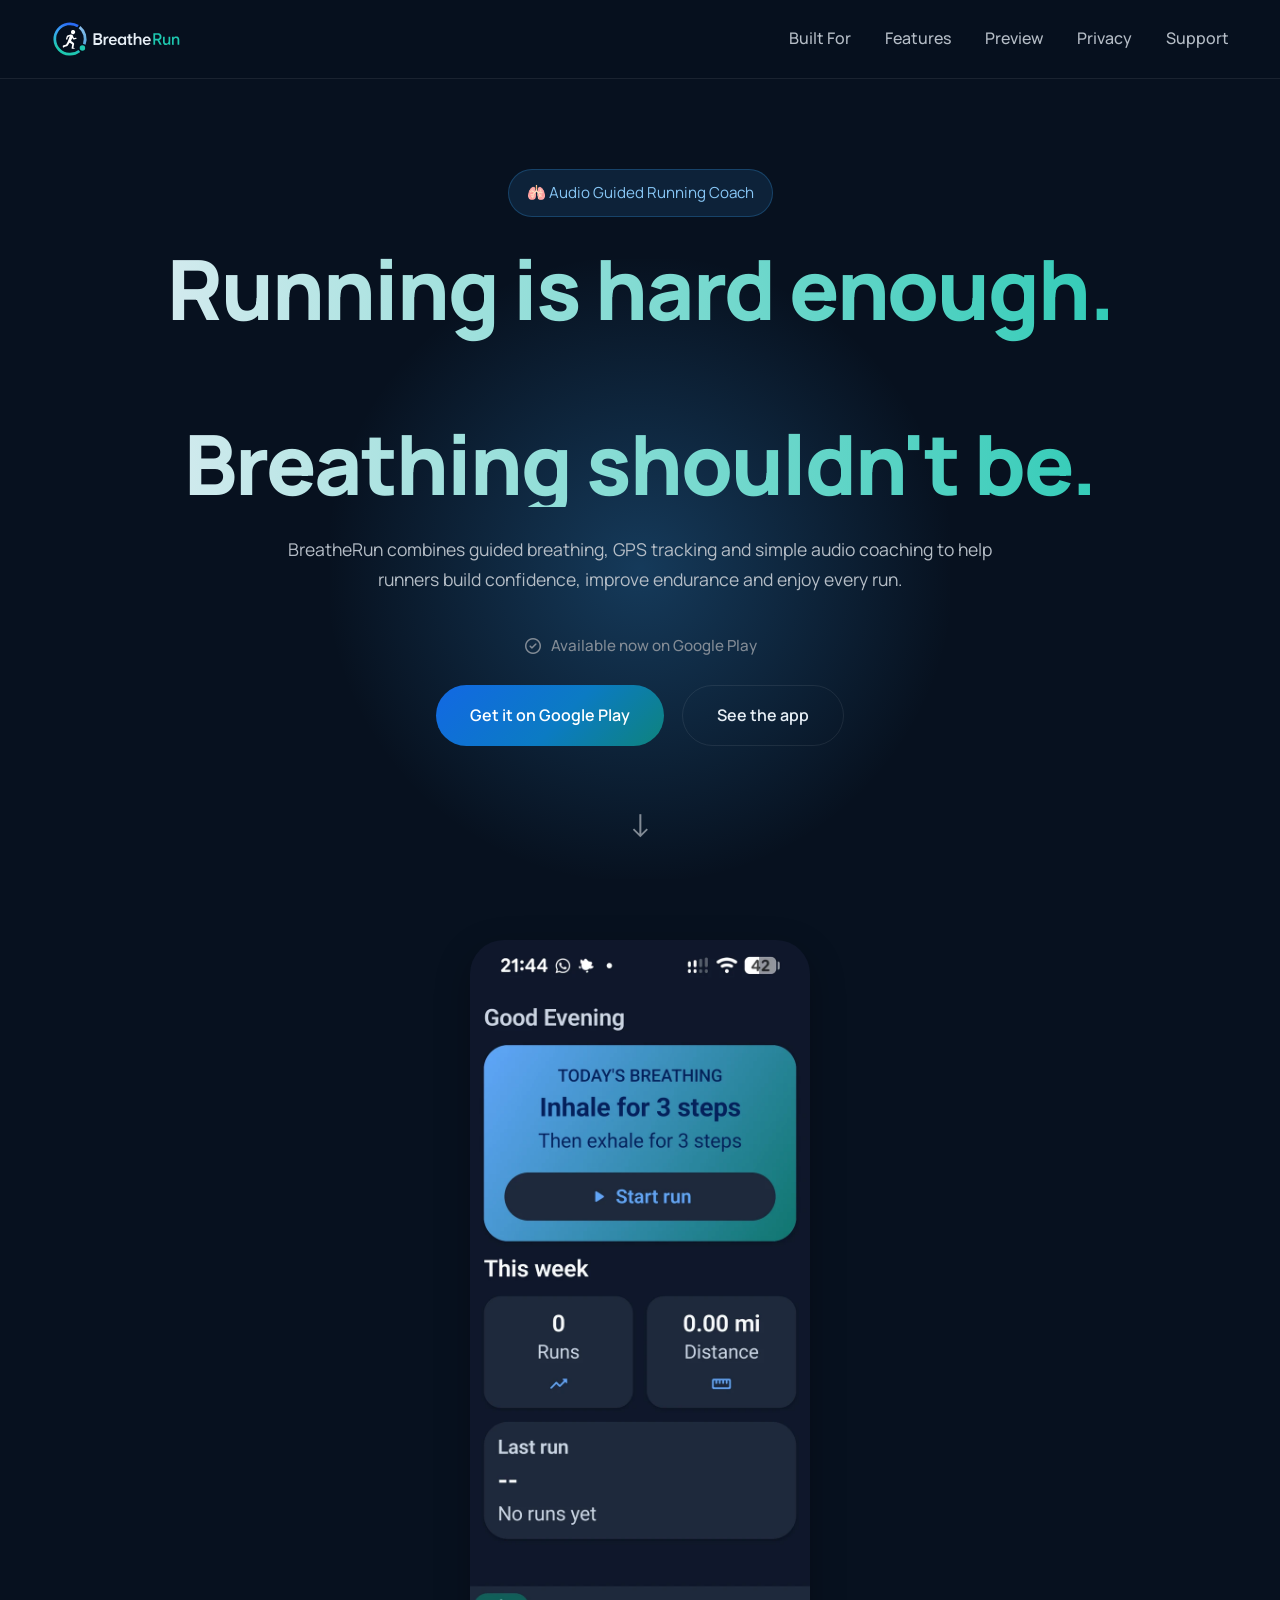
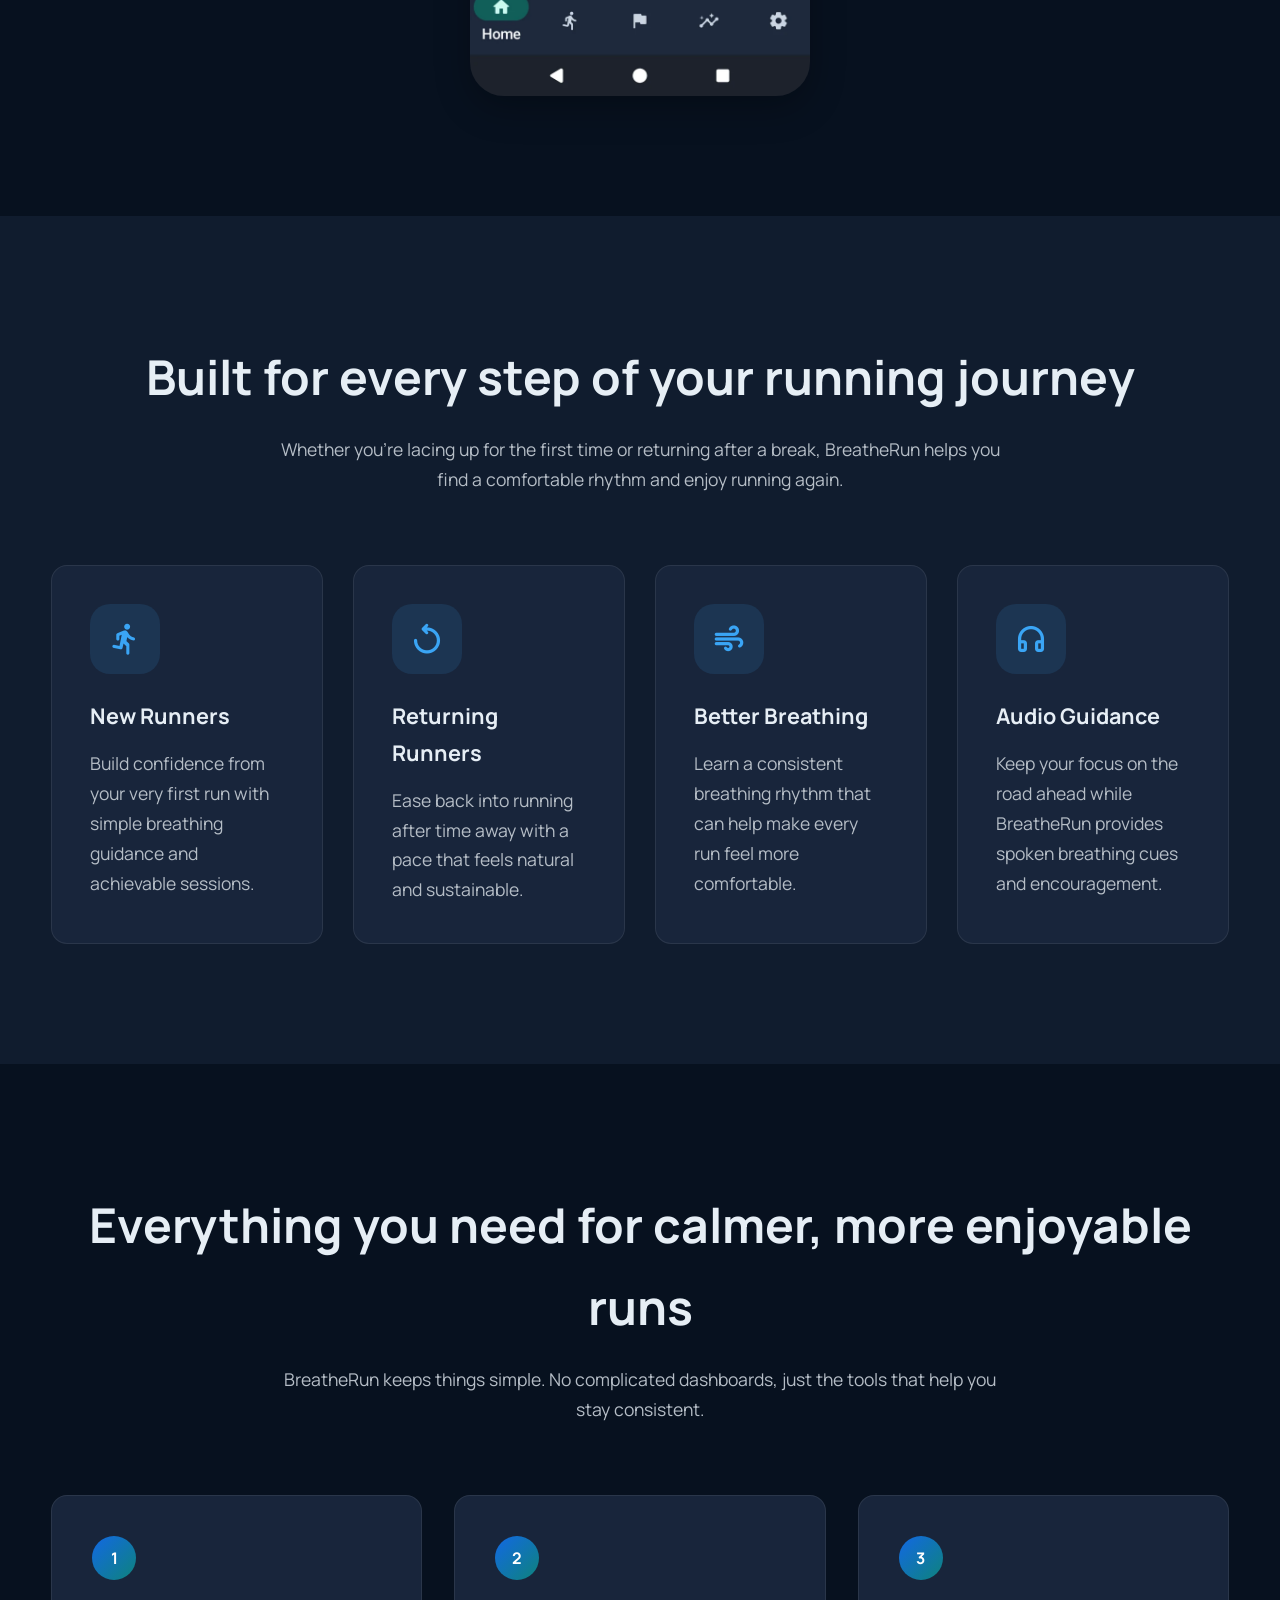
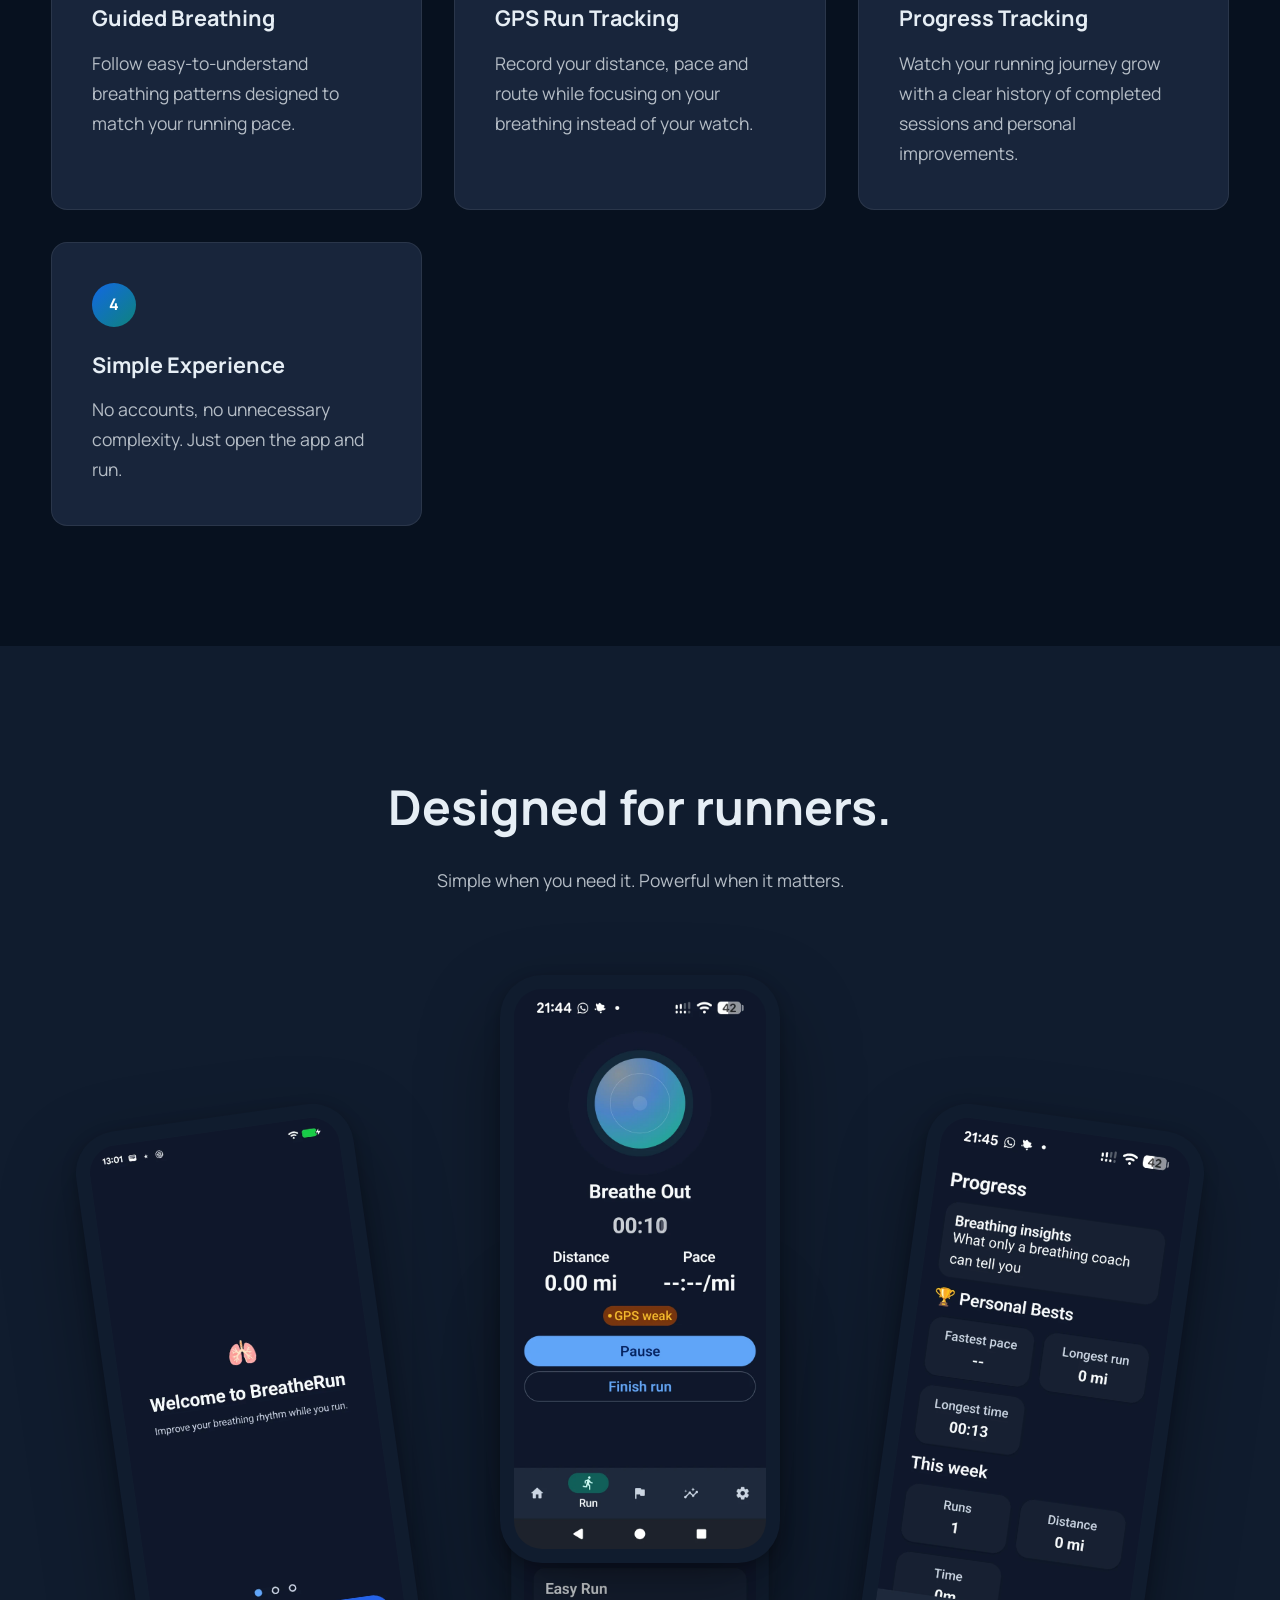
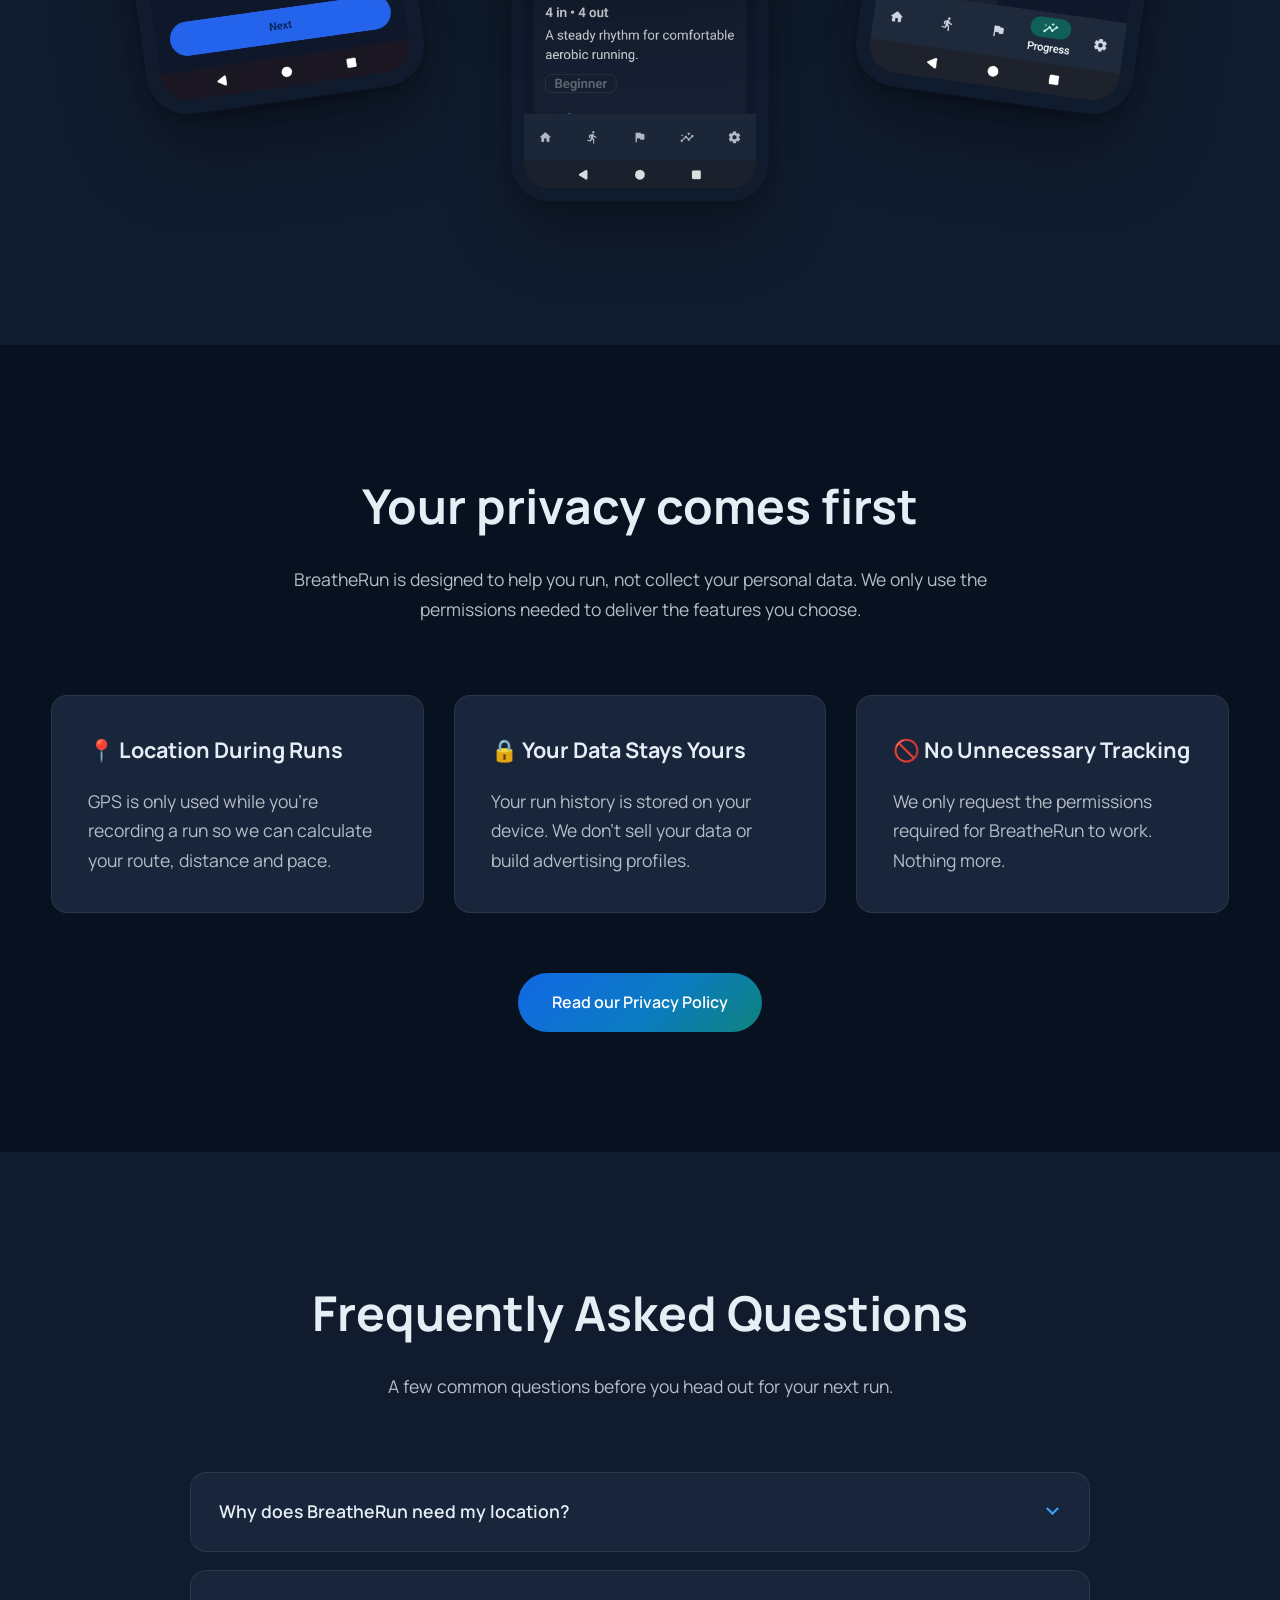
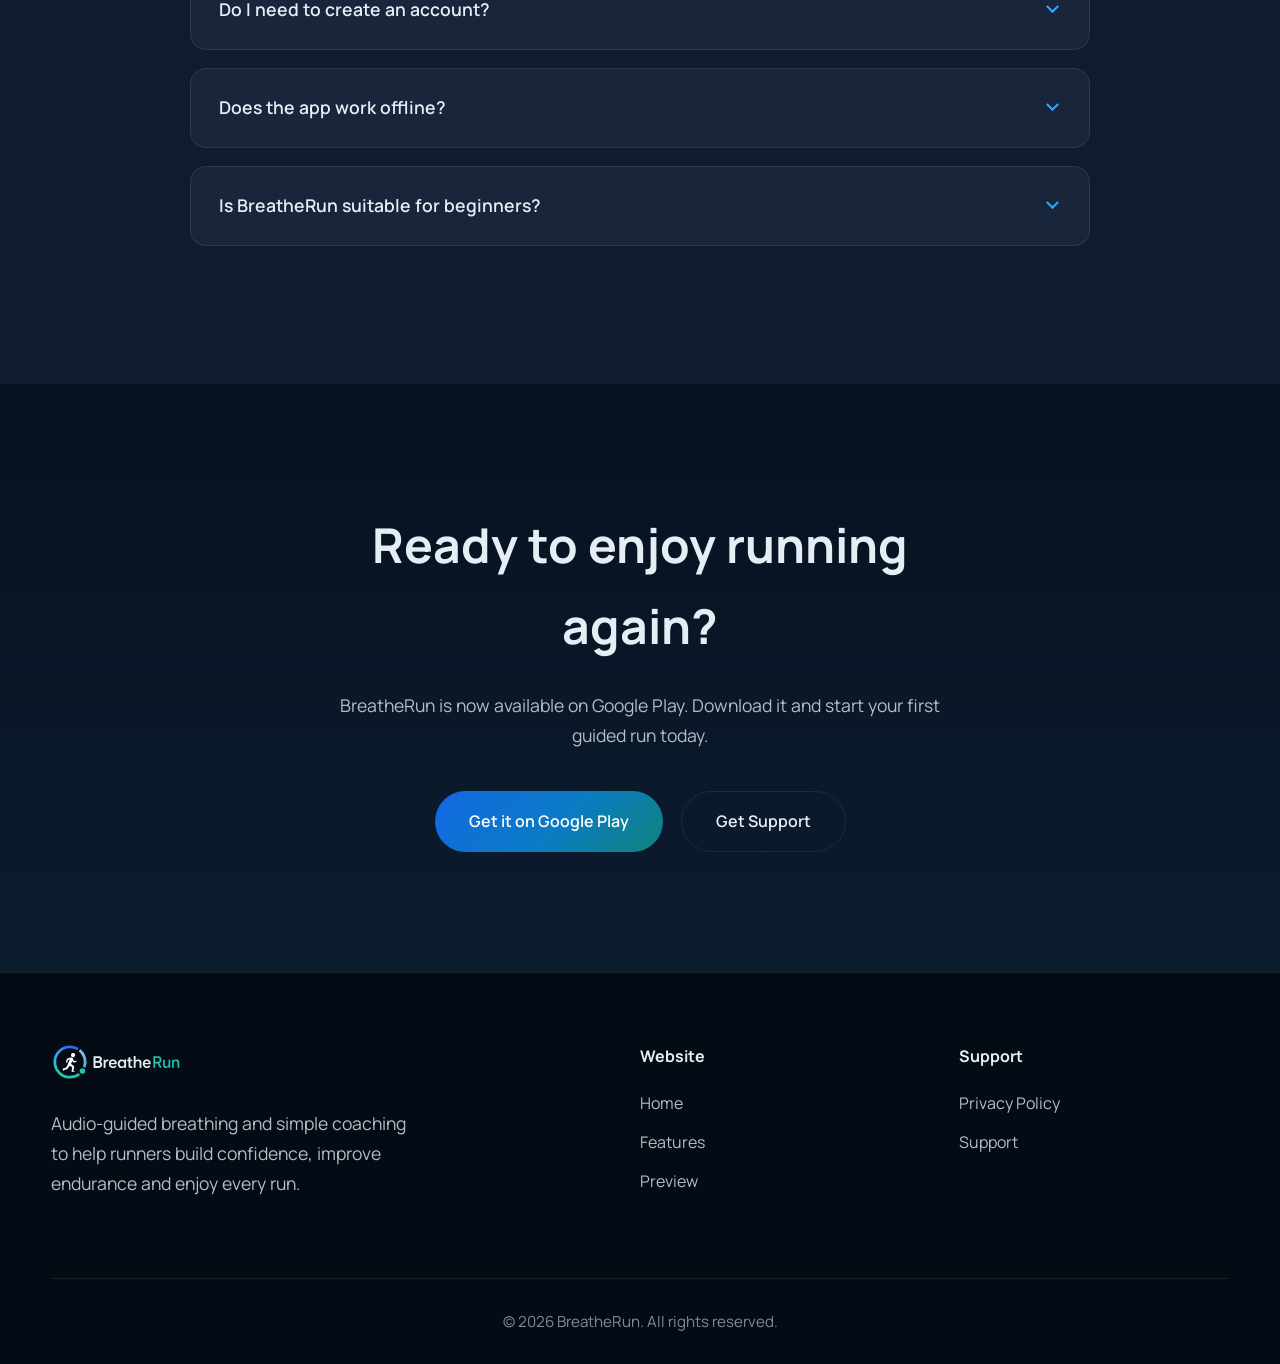
<file: index.html>
<!DOCTYPE html>
<html lang="en" data-theme="ocean">

<head>

    <meta charset="UTF-8">
    <meta name="viewport" content="width=device-width, initial-scale=1">

    <!-- Marks the document as scripted before first paint. Every
         hidden-until-revealed rule in style.css is scoped to .js,
         so with JavaScript off the page renders in full. -->

    <script>document.documentElement.classList.add("js");</script>

    <title>BreatheRun | Audio-Guided Breathing for Better Running</title>

    <meta name="description"
        content="BreatheRun helps runners build confidence through guided breathing, GPS tracking and simple audio coaching.">

    <meta name="keywords"
        content="running app, breathing app, couch to 5k, running coach, breathing exercises">

    <meta name="author" content="BreatheRun">

    <meta name="theme-color" content="#07111F">

    <link rel="canonical" href="https://breatherun.com/">

    <!-- Open Graph -->

    <meta property="og:site_name" content="BreatheRun">

    <meta property="og:title" content="BreatheRun">

    <meta property="og:description"
        content="Audio-guided breathing for better running.">

    <meta property="og:type" content="website">

    <meta property="og:url" content="https://breatherun.com/">

    <meta property="og:image"
        content="https://breatherun.com/images/social-preview.png">

    <meta property="og:image:width" content="1200">

    <meta property="og:image:height" content="630">

    <meta property="og:image:alt"
        content="The BreatheRun breath-ring mark beside the BreatheRun wordmark.">

    <!-- Twitter -->

    <meta name="twitter:card" content="summary_large_image">

    <meta name="twitter:title" content="BreatheRun">

    <meta name="twitter:description"
        content="Audio-guided breathing for better running.">

    <meta name="twitter:image"
        content="https://breatherun.com/images/social-preview.png">

    <!-- Icons -->

    <link rel="icon" href="favicon/favicon.ico" sizes="any">

    <link rel="icon" type="image/svg+xml" href="favicon/favicon.svg">

    <link rel="icon" type="image/png" sizes="32x32"
        href="favicon/favicon-32x32.png">

    <link rel="icon" type="image/png" sizes="16x16"
        href="favicon/favicon-16x16.png">

    <link rel="apple-touch-icon" sizes="180x180"
        href="favicon/apple-touch-icon.png">

    <link rel="manifest" href="site.webmanifest">

    <!-- Fonts -->

    <link rel="preconnect" href="https://fonts.googleapis.com">

    <link rel="preconnect" href="https://fonts.gstatic.com" crossorigin>

    <link rel="stylesheet"
        href="https://fonts.googleapis.com/css2?family=Manrope:wght@400;500;600;700;800&display=swap">

    <link rel="stylesheet"
        href="https://fonts.googleapis.com/css2?family=Material+Symbols+Rounded:opsz,wght,FILL,GRAD@24,500,0,0">

    <link rel="stylesheet" href="themes.css">
    <link rel="stylesheet" href="style.css">

    <!-- Structured data -->

    <script type="application/ld+json">
    {
        "@context": "https://schema.org",
        "@type": "SoftwareApplication",
        "name": "BreatheRun",
        "applicationCategory": "HealthApplication",
        "applicationSubCategory": "Running",
        "operatingSystem": "Android",
        "description": "BreatheRun combines guided breathing, GPS tracking and simple audio coaching to help runners build confidence, improve endurance and enjoy every run.",
        "url": "https://breatherun.com/",
        "image": "https://breatherun.com/images/social-preview.png",
        "softwareVersion": "1.0.5",
        "releaseNotes": "Now available on Google Play.",
        "offers": {
            "@type": "Offer",
            "price": "0",
            "priceCurrency": "GBP",
            "availability": "https://schema.org/InStock"
        },
        "publisher": {
            "@type": "Organization",
            "name": "BreatheRun",
            "url": "https://breatherun.com/",
            "logo": "https://breatherun.com/images/brand/logo-horizontal.svg"
        }
    }
    </script>

    <script type="application/ld+json">
    {
        "@context": "https://schema.org",
        "@type": "FAQPage",
        "mainEntity": [
            {
                "@type": "Question",
                "name": "Why does BreatheRun need my location?",
                "acceptedAnswer": {
                    "@type": "Answer",
                    "text": "Location is used only while recording a run so the app can measure your route, distance and pace."
                }
            },
            {
                "@type": "Question",
                "name": "Do I need to create an account?",
                "acceptedAnswer": {
                    "@type": "Answer",
                    "text": "No. BreatheRun is designed to work without requiring you to sign up before you can start running."
                }
            },
            {
                "@type": "Question",
                "name": "Does the app work offline?",
                "acceptedAnswer": {
                    "@type": "Answer",
                    "text": "Most running features work without an internet connection. GPS tracking continues while you're out on your run."
                }
            },
            {
                "@type": "Question",
                "name": "Is BreatheRun suitable for beginners?",
                "acceptedAnswer": {
                    "@type": "Answer",
                    "text": "Absolutely. BreatheRun has been designed specifically to help new and returning runners build confidence through guided breathing and simple coaching."
                }
            }
        ]
    }
    </script>

</head>

<body>

<a href="#main" class="skip-link">Skip to content</a>

<header>

<div class="container">

<nav>

<a href="index.html" class="logo">

<img src="images/brand/logo-horizontal.svg"
     width="133" height="38"
     alt="BreatheRun">

</a>

<button class="nav-toggle"
        type="button"
        aria-expanded="false"
        aria-controls="primary-nav"
        aria-label="Menu">

<span class="material-symbols-rounded" aria-hidden="true">menu</span>

</button>

<ul id="primary-nav">

<li><a href="#built-for">Built For</a></li>

<li><a href="#features">Features</a></li>

<li><a href="#preview">Preview</a></li>

<li><a href="privacy.html">Privacy</a></li>

<li><a href="support.html">Support</a></li>

</ul>

</nav>

</div>

</header>

<main id="main" tabindex="-1">

<!-- ==========================================================
     HERO
=========================================================== -->

<section class="hero reveal">

<div class="container">

<div class="badge">

🫁 Audio Guided Running Coach

</div>

<h1>

Running is hard enough.<br>
<br>
Breathing shouldn't be.

</h1>

<p>

BreatheRun combines guided breathing, GPS tracking and
simple audio coaching to help runners build confidence,
improve endurance and enjoy every run.

</p>

<p class="availability">

<span class="material-symbols-rounded" aria-hidden="true">check_circle</span>
Available now on Google Play

</p>

<div class="buttons">

<a href="https://play.google.com/store/apps/details?id=com.darren.breatherun"
   class="btn btn-primary">

Get it on Google Play

</a>

<a href="#preview" class="btn btn-secondary">

See the app

</a>

</div>

<div class="scroll-down" aria-hidden="true">

↓

</div>

<div class="hero-phone">

<picture>

<source srcset="images/home.webp" type="image/webp">

<img src="images/home.png"
     width="720" height="1600"
     fetchpriority="high"
     decoding="async"
     alt="The BreatheRun home screen, showing today's breathing session and this week's running totals.">

</picture>

</div>

</div>

</section>

<!-- ==========================================================
     BUILT FOR
=========================================================== -->

<section id="built-for" class="built-for reveal">

    <div class="container">

        <h2 class="section-title">
            Built for every step of your running journey
        </h2>

        <p class="section-subtitle">
            Whether you're lacing up for the first time or returning after a break,
            BreatheRun helps you find a comfortable rhythm and enjoy running again.
        </p>

        <div class="built-grid">

            <article class="built-card fade-up">

                <div class="built-icon">
                    <span class="material-symbols-rounded" aria-hidden="true">
                    directions_run
                    </span>
                </div>

                <h3>New Runners</h3>

                <p>
                    Build confidence from your very first run with simple breathing guidance
                    and achievable sessions.
                </p>

            </article>

            <article class="built-card fade-up delay-1">

                <div class="built-icon">
                    <span class="material-symbols-rounded" aria-hidden="true">
                    replay
                    </span>
                </div>

                <h3>Returning Runners</h3>

                <p>
                    Ease back into running after time away with a pace that feels natural
                    and sustainable.
                </p>

            </article>

            <article class="built-card fade-up delay-2">

                <div class="built-icon">
                    <span class="material-symbols-rounded" aria-hidden="true">
                    air
                    </span>
                </div>

                <h3>Better Breathing</h3>

                <p>
                    Learn a consistent breathing rhythm that can help make every run feel
                    more comfortable.
                </p>

            </article>

            <article class="built-card fade-up delay-3">

                <div class="built-icon">
                    <span class="material-symbols-rounded" aria-hidden="true">
                    headphones
                    </span>
                </div>

                <h3>Audio Guidance</h3>

                <p>
                    Keep your focus on the road ahead while BreatheRun provides spoken
                    breathing cues and encouragement.
                </p>

            </article>

        </div>

    </div>

</section>


<!-- ==========================================================
     FEATURES
=========================================================== -->

<section id="features" class="features reveal">

    <div class="container">

        <h2 class="section-title">
            Everything you need for calmer, more enjoyable runs
        </h2>

        <p class="section-subtitle">
            BreatheRun keeps things simple. No complicated dashboards, just the tools
            that help you stay consistent.
        </p>

        <div class="feature-grid">

            <article class="feature">

                <div class="feature-number" aria-hidden="true">1</div>

                <h3>Guided Breathing</h3>

                <p>
                    Follow easy-to-understand breathing patterns designed to match
                    your running pace.
                </p>

            </article>

            <article class="feature">

                <div class="feature-number" aria-hidden="true">2</div>

                <h3>GPS Run Tracking</h3>

                <p>
                    Record your distance, pace and route while focusing on your
                    breathing instead of your watch.
                </p>

            </article>

            <article class="feature">

                <div class="feature-number" aria-hidden="true">3</div>

                <h3>Progress Tracking</h3>

                <p>
                    Watch your running journey grow with a clear history of completed
                    sessions and personal improvements.
                </p>

            </article>

            <article class="feature">

                <div class="feature-number" aria-hidden="true">4</div>

                <h3>Simple Experience</h3>

                <p>
                    No accounts, no unnecessary complexity. Just open the app and run.
                </p>

            </article>

        </div>

    </div>

</section>


<!-- ==========================================================
     APP PREVIEW
=========================================================== -->

<section class="preview reveal" id="preview">

<div class="container">

<h2 class="section-title">Designed for runners.</h2>

<p class="section-subtitle">

Simple when you need it.
Powerful when it matters.

</p>

<div class="showcase">

<div class="phone phone-main">

<picture>

<source srcset="images/run.webp" type="image/webp">

<img src="images/run.png"
     width="720" height="1600"
     loading="lazy" decoding="async"
     alt="The run screen, ready to start a guided session.">

</picture>

</div>

<div class="phone phone-left">

<picture>

<source srcset="images/welcome.webp" type="image/webp">

<img src="images/welcome.png"
     width="720" height="1600"
     loading="lazy" decoding="async"
     alt="The welcome screen introducing BreatheRun.">

</picture>

</div>

<div class="phone phone-right">

<picture>

<source srcset="images/progress.webp" type="image/webp">

<img src="images/progress.png"
     width="720" height="1600"
     loading="lazy" decoding="async"
     alt="The progress screen, where your recent runs and breathing insights build up over time.">

</picture>

</div>

<div class="phone phone-bottom">

<picture>

<source srcset="images/plans.webp" type="image/webp">

<img src="images/plans.png"
     width="720" height="1600"
     loading="lazy" decoding="async"
     alt="The programmes screen, showing the beginner breathing rhythm.">

</picture>

</div>

</div>

</div>

</section>

<!-- ==========================================================
     PRIVACY FIRST
=========================================================== -->

<section class="privacy reveal">

    <div class="container">

        <h2 class="section-title">
            Your privacy comes first
        </h2>

        <p class="section-subtitle">
            BreatheRun is designed to help you run, not collect your personal data.
            We only use the permissions needed to deliver the features you choose.
        </p>

        <div class="privacy-grid">

            <article class="privacy-card">

                <h3>📍 Location During Runs</h3>

                <p>
                    GPS is only used while you're recording a run so we can calculate
                    your route, distance and pace.
                </p>

            </article>

            <article class="privacy-card">

                <h3>🔒 Your Data Stays Yours</h3>

                <p>
                    Your run history is stored on your device. We don't sell your data
                    or build advertising profiles.
                </p>

            </article>

            <article class="privacy-card">

                <h3>🚫 No Unnecessary Tracking</h3>

                <p>
                    We only request the permissions required for BreatheRun to work.
                    Nothing more.
                </p>

            </article>

        </div>

        <div class="privacy-button">

            <a href="privacy.html" class="btn btn-primary">
                Read our Privacy Policy
            </a>

        </div>

    </div>

</section>


<!-- ==========================================================
     FAQ

     Native <details>/<summary>: keyboard accessible, works with
     JavaScript disabled, and no handler to keep in sync.
=========================================================== -->

<section class="faq reveal">

    <div class="container">

        <h2 class="section-title">
            Frequently Asked Questions
        </h2>

        <p class="section-subtitle">
            A few common questions before you head out for your next run.
        </p>

        <div class="faq-container">

            <details class="faq-item">

                <summary class="faq-question">
                    Why does BreatheRun need my location?
                </summary>

                <div class="faq-answer">
                    Location is used only while recording a run so the app can
                    measure your route, distance and pace.
                </div>

            </details>

            <details class="faq-item">

                <summary class="faq-question">
                    Do I need to create an account?
                </summary>

                <div class="faq-answer">
                    No. BreatheRun is designed to work without requiring you to
                    sign up before you can start running.
                </div>

            </details>

            <details class="faq-item">

                <summary class="faq-question">
                    Does the app work offline?
                </summary>

                <div class="faq-answer">
                    Most running features work without an internet connection.
                    GPS tracking continues while you're out on your run.
                </div>

            </details>

            <details class="faq-item">

                <summary class="faq-question">
                    Is BreatheRun suitable for beginners?
                </summary>

                <div class="faq-answer">
                    Absolutely. BreatheRun has been designed specifically to help
                    new and returning runners build confidence through guided
                    breathing and simple coaching.
                </div>

            </details>

        </div>

    </div>

</section>


<!-- ==========================================================
     CALL TO ACTION
=========================================================== -->

<section class="cta reveal">

    <div class="container">

        <h2>
            Ready to enjoy running again?
        </h2>

        <p>
            BreatheRun is now available on Google Play. Download it and start
            your first guided run today.
        </p>

        <div class="buttons">

            <a href="https://play.google.com/store/apps/details?id=com.darren.breatherun"
               class="btn btn-primary">
                Get it on Google Play
            </a>

            <a href="support.html" class="btn btn-secondary">
                Get Support
            </a>

        </div>

    </div>

</section>

</main>


<!-- ==========================================================
     FOOTER
=========================================================== -->

<footer>

    <div class="container">

        <div class="footer-grid">

            <div class="footer-brand">

                <a href="index.html" class="logo">

                    <img src="images/brand/logo-horizontal.svg"
                         width="133" height="38"
                         alt="BreatheRun">

                </a>

                <p>
                    Audio-guided breathing and simple coaching to help runners
                    build confidence, improve endurance and enjoy every run.
                </p>

            </div>

            <div class="footer-links">

                <h3>Website</h3>

                <ul>

                    <li><a href="index.html">Home</a></li>

                    <li><a href="index.html#features">Features</a></li>

                    <li><a href="index.html#preview">Preview</a></li>

                </ul>

            </div>

            <div class="footer-links">

                <h3>Support</h3>

                <ul>

                    <li><a href="privacy.html">Privacy Policy</a></li>

                    <li><a href="support.html">Support</a></li>

                </ul>

            </div>

        </div>

        <div class="footer-bottom">

            © 2026 BreatheRun. All rights reserved.

        </div>

    </div>

</footer>

<script src="script.js"></script>

</body>

</html>
</file>
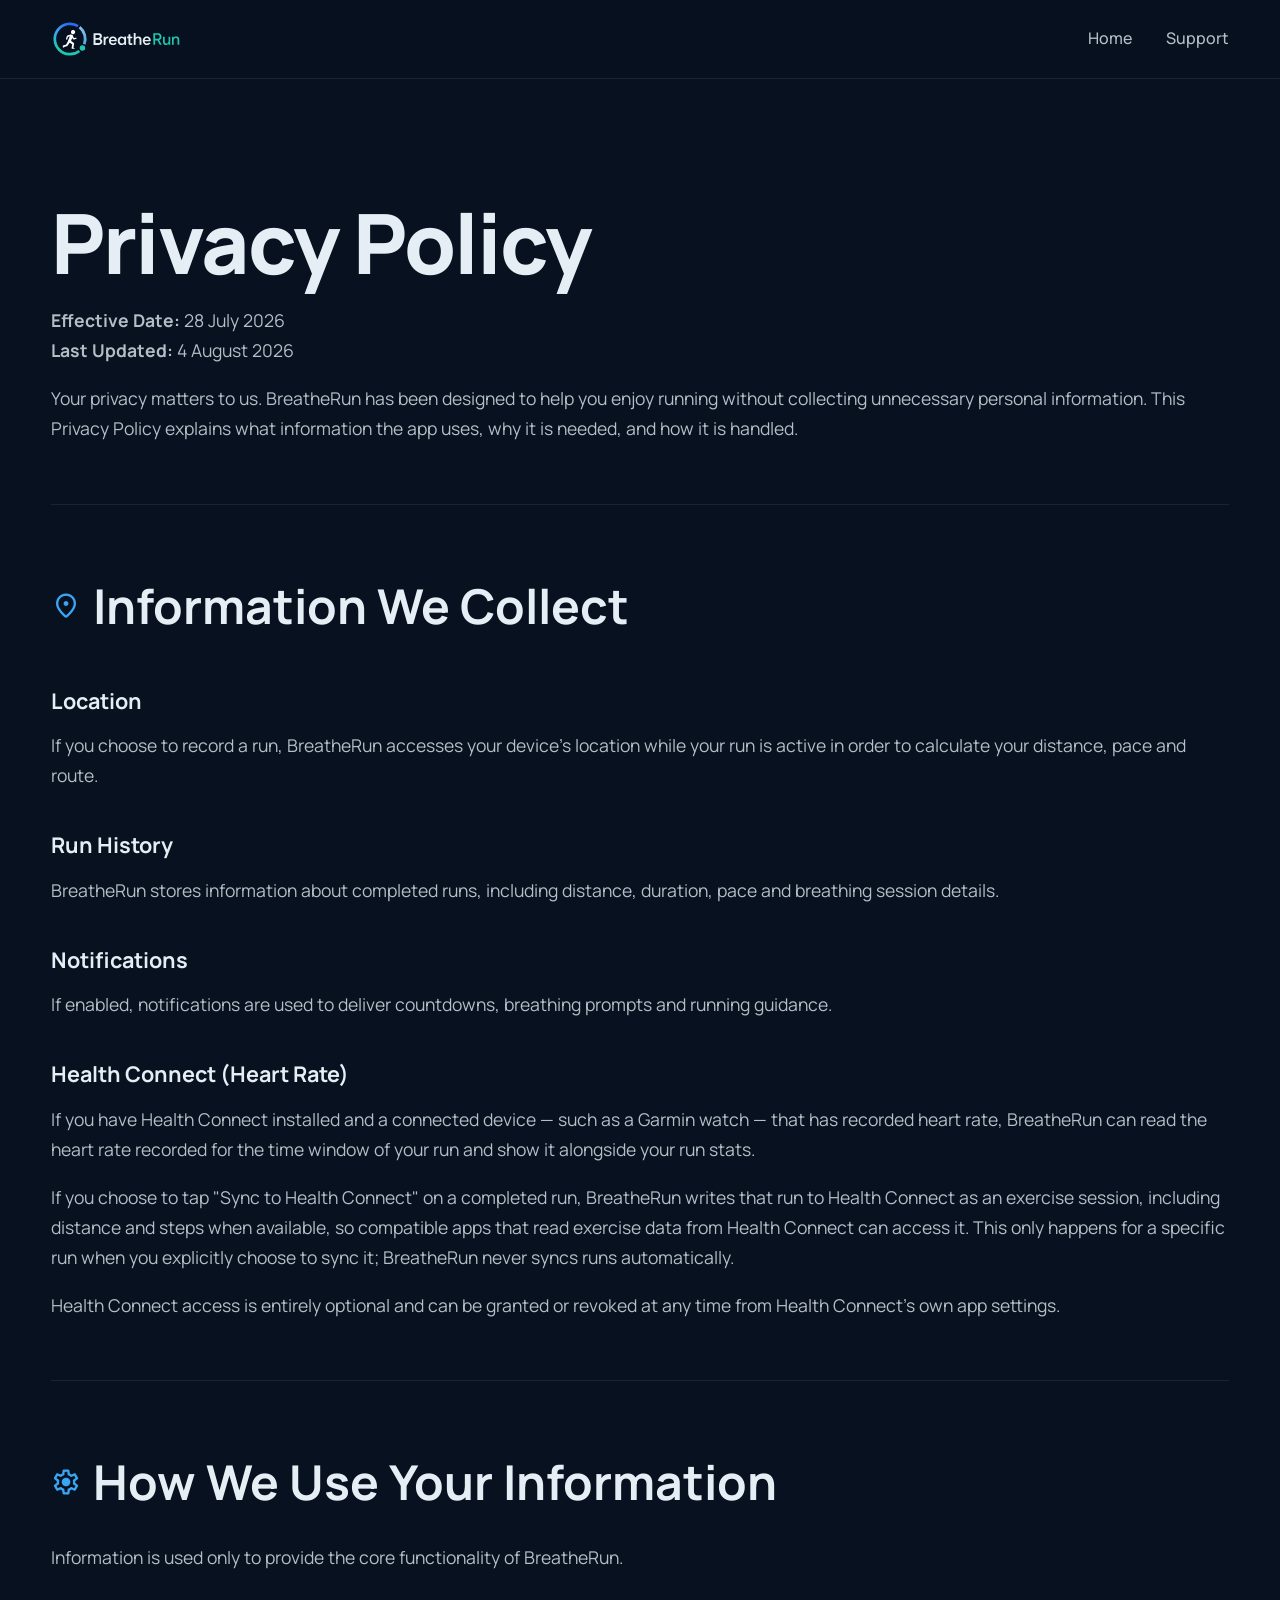
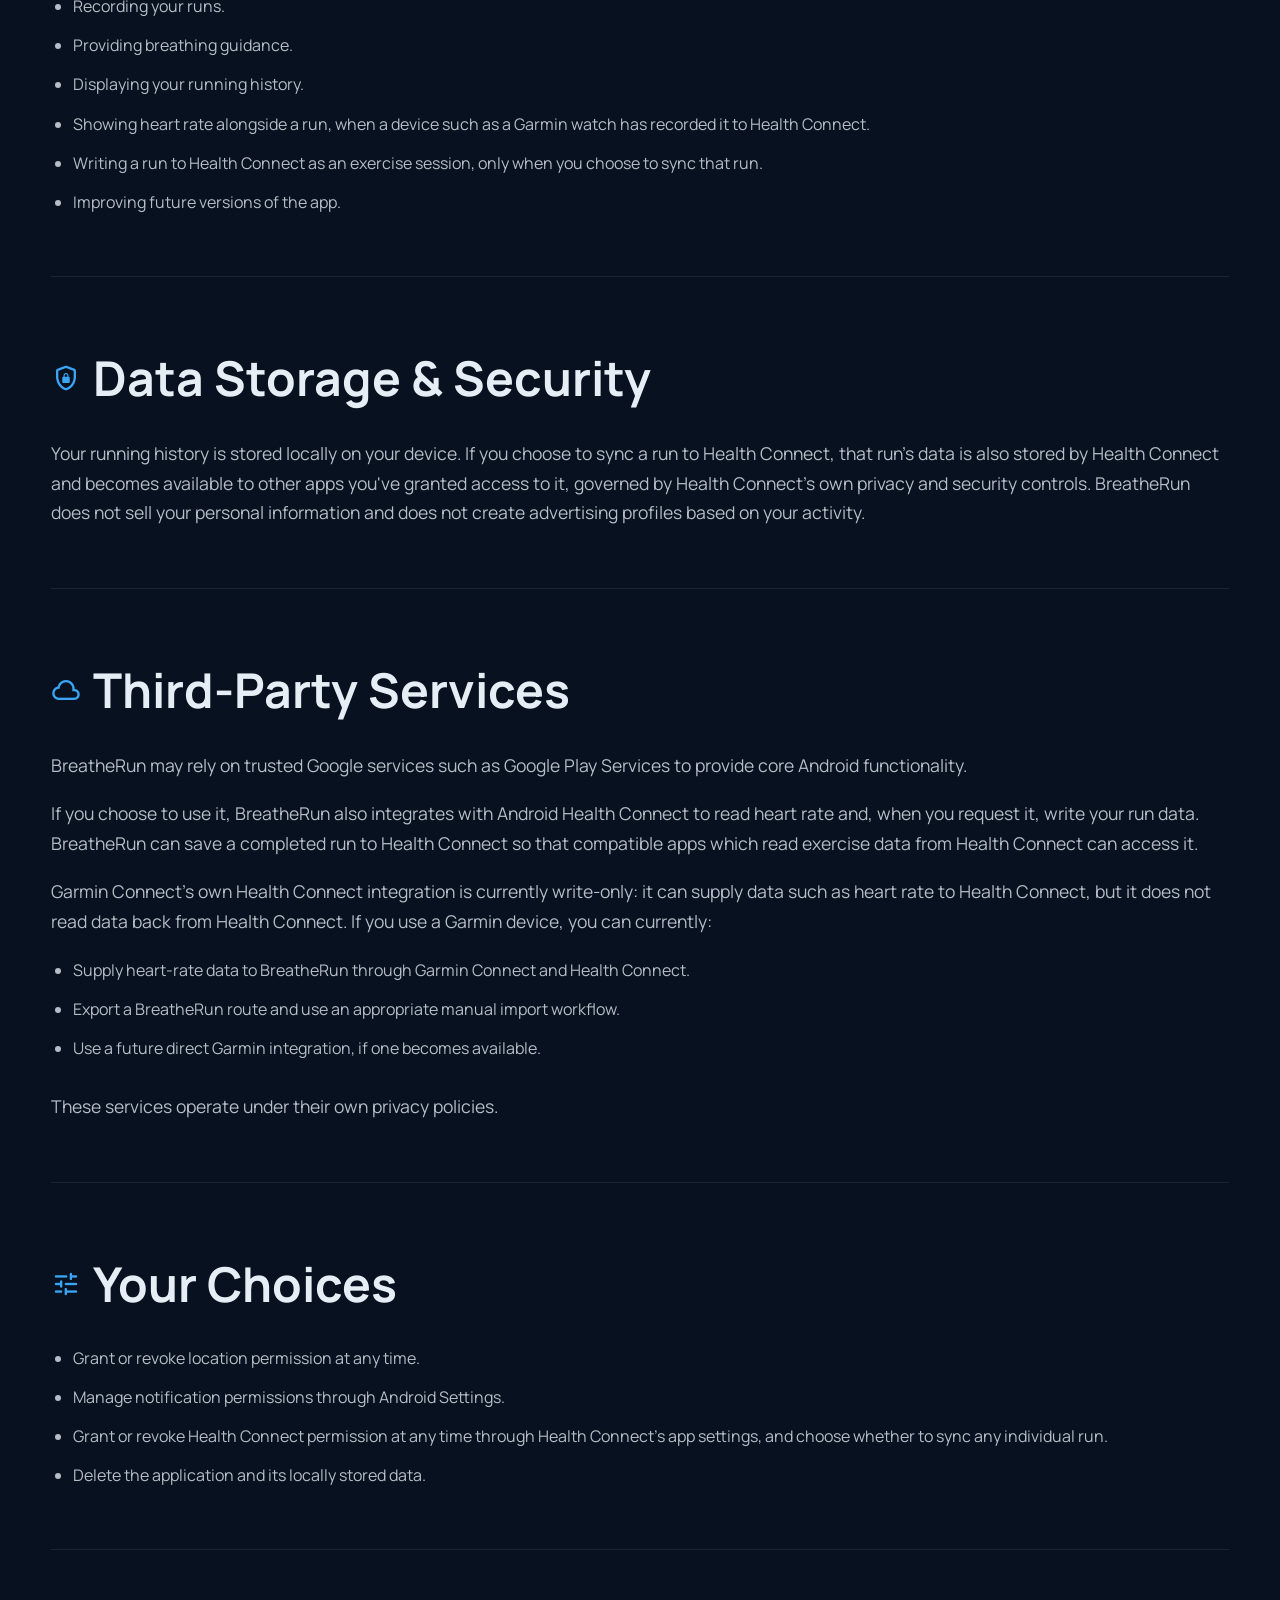
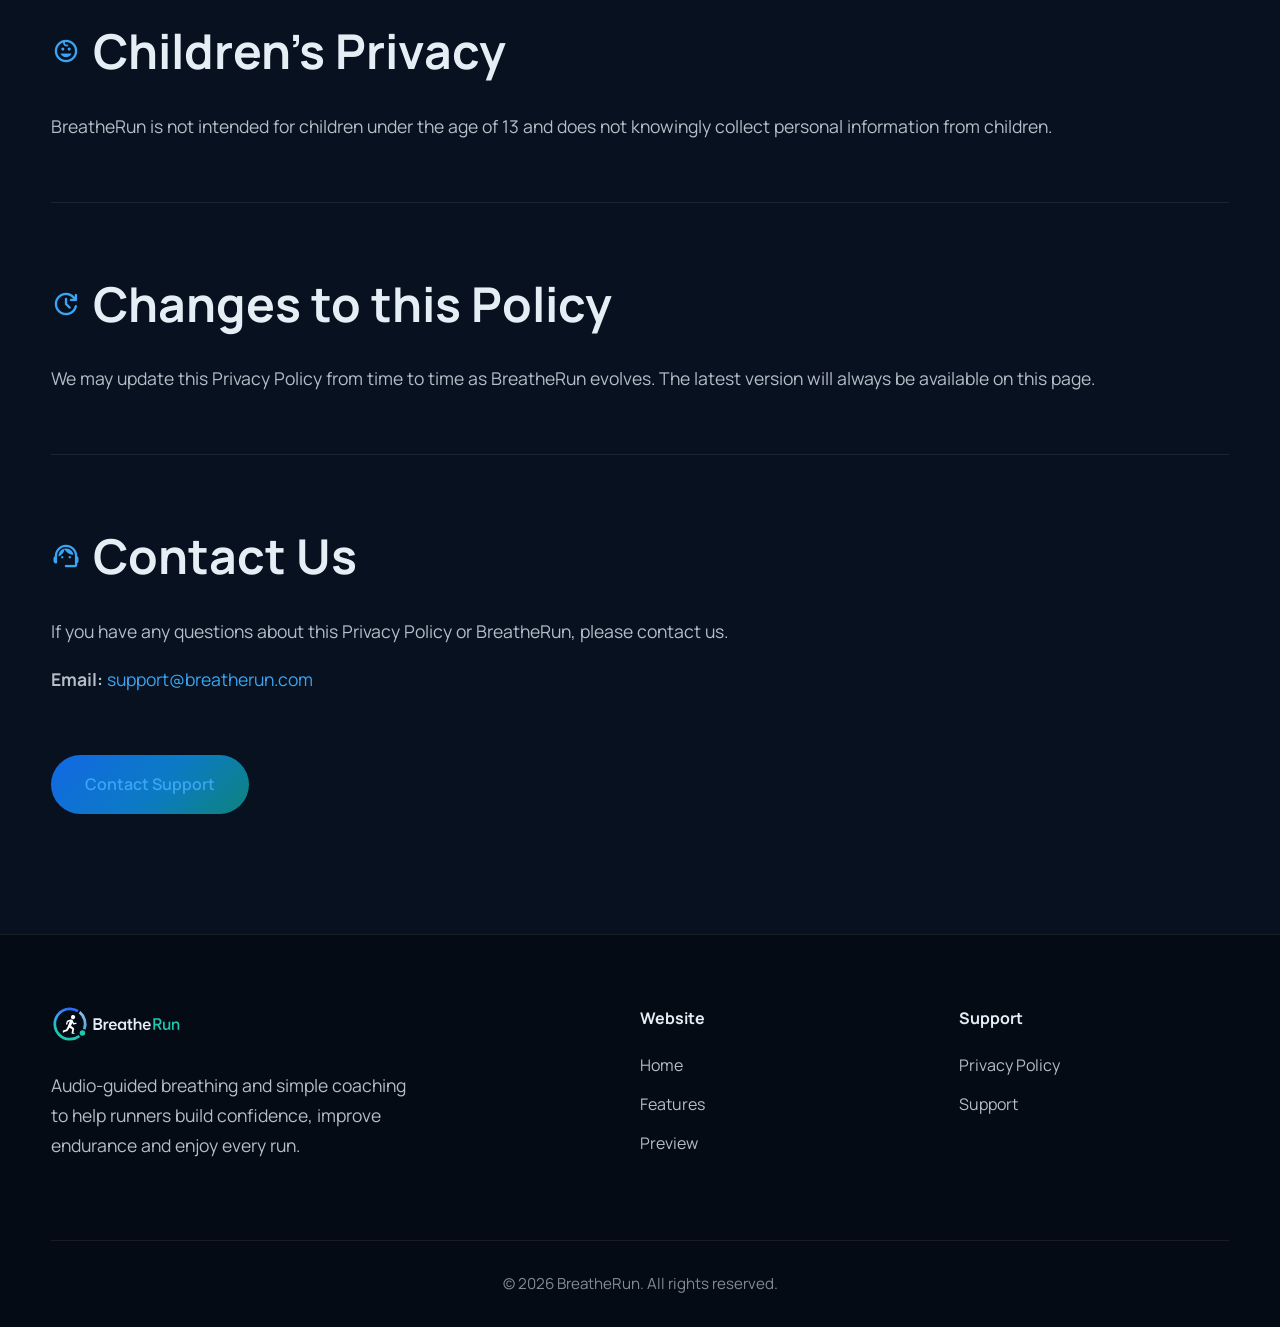
<file: privacy.html>
<!DOCTYPE html>
<html lang="en" data-theme="ocean">

<head>

    <meta charset="UTF-8">
    <meta name="viewport" content="width=device-width, initial-scale=1">

    <!-- Marks the document as scripted before first paint. Every
         hidden-until-revealed rule in style.css is scoped to .js,
         so with JavaScript off the page renders in full. -->

    <script>document.documentElement.classList.add("js");</script>

    <title>Privacy Policy | BreatheRun</title>

    <meta name="description"
          content="Learn how BreatheRun collects, uses and protects your information.">

    <meta name="theme-color" content="#07111F">

    <link rel="canonical" href="https://breatherun.com/privacy.html">

    <meta property="og:site_name" content="BreatheRun">

    <meta property="og:title" content="Privacy Policy | BreatheRun">

    <meta property="og:description"
          content="Audio-guided breathing for better running.">

    <meta property="og:type" content="website">

    <meta property="og:url" content="https://breatherun.com/privacy.html">

    <meta property="og:image"
          content="https://breatherun.com/images/social-preview.png">

    <meta property="og:image:width" content="1200">

    <meta property="og:image:height" content="630">

    <meta name="twitter:card" content="summary_large_image">

    <meta name="twitter:image"
          content="https://breatherun.com/images/social-preview.png">



    <link rel="icon" href="favicon/favicon.ico" sizes="any">

    <link rel="icon" type="image/svg+xml" href="favicon/favicon.svg">

    <link rel="icon" type="image/png" sizes="32x32"
          href="favicon/favicon-32x32.png">

    <link rel="icon" type="image/png" sizes="16x16"
          href="favicon/favicon-16x16.png">

    <link rel="apple-touch-icon" sizes="180x180"
          href="favicon/apple-touch-icon.png">

    <link rel="manifest" href="site.webmanifest">

    <link rel="preconnect" href="https://fonts.googleapis.com">

    <link rel="preconnect" href="https://fonts.gstatic.com" crossorigin>

    <link rel="stylesheet"
          href="https://fonts.googleapis.com/css2?family=Manrope:wght@400;500;600;700;800&display=swap">

    <link rel="stylesheet"
          href="https://fonts.googleapis.com/css2?family=Material+Symbols+Rounded:opsz,wght,FILL,GRAD@24,500,0,0">

    <link rel="stylesheet" href="themes.css">
    <link rel="stylesheet"
          href="style.css">

</head>

<body>

<a href="#main" class="skip-link">Skip to content</a>

<header>

    <div class="container">

        <nav>

            <a href="index.html" class="logo">

                <img src="images/brand/logo-horizontal.svg"
                     width="133" height="38"
                     alt="BreatheRun">

            </a>

            <button class="nav-toggle"
                    type="button"
                    aria-expanded="false"
                    aria-controls="primary-nav"
                    aria-label="Menu">

                <span class="material-symbols-rounded" aria-hidden="true">menu</span>

            </button>

            <ul id="primary-nav">

                <li><a href="index.html">Home</a></li>
                <li><a href="support.html">Support</a></li>

            </ul>

        </nav>

    </div>

</header>


<main id="main" tabindex="-1">

<section class="legal-page">

    <div class="container">

        <h1>Privacy Policy</h1>

        <p>

            <strong>Effective Date:</strong> 28 July 2026<br>
            <strong>Last Updated:</strong> 4 August 2026

        </p>

        <p>

            Your privacy matters to us. BreatheRun has been designed to help you
            enjoy running without collecting unnecessary personal information.

            This Privacy Policy explains what information the app uses, why it is
            needed, and how it is handled.

        </p>

        <hr>

        <h2>

            <span class="material-symbols-rounded" aria-hidden="true">
                location_on
            </span>

            Information We Collect

        </h2>

        <h3>Location</h3>

        <p>

            If you choose to record a run, BreatheRun accesses your device's
            location while your run is active in order to calculate your
            distance, pace and route.

        </p>

        <h3>Run History</h3>

        <p>

            BreatheRun stores information about completed runs, including
            distance, duration, pace and breathing session details.

        </p>

        <h3>Notifications</h3>

        <p>

            If enabled, notifications are used to deliver countdowns,
            breathing prompts and running guidance.

        </p>

        <h3>Health Connect (Heart Rate)</h3>

        <p>

            If you have Health Connect installed and a connected device — such
            as a Garmin watch — that has recorded heart rate, BreatheRun can
            read the heart rate recorded for the time window of your run and
            show it alongside your run stats.

        </p>

        <p>

            If you choose to tap "Sync to Health Connect" on a completed run,
            BreatheRun writes that run to Health Connect as an exercise
            session, including distance and steps when available, so
            compatible apps that read exercise data from Health Connect can
            access it. This only happens for a specific run when you
            explicitly choose to sync it; BreatheRun never syncs runs
            automatically.

        </p>

        <p>

            Health Connect access is entirely optional and can be granted or
            revoked at any time from Health Connect's own app settings.

        </p>

        <hr>

        <h2>

            <span class="material-symbols-rounded" aria-hidden="true">
                settings
            </span>

            How We Use Your Information

        </h2>

        <p>

            Information is used only to provide the core functionality of
            BreatheRun.

        </p>

        <ul>

            <li>Recording your runs.</li>

            <li>Providing breathing guidance.</li>

            <li>Displaying your running history.</li>

            <li>Showing heart rate alongside a run, when a device such as a
                Garmin watch has recorded it to Health Connect.</li>

            <li>Writing a run to Health Connect as an exercise session, only
                when you choose to sync that run.</li>

            <li>Improving future versions of the app.</li>

        </ul>

        <hr>

        <h2>

            <span class="material-symbols-rounded" aria-hidden="true">
                shield_lock
            </span>

            Data Storage & Security

        </h2>

        <p>

            Your running history is stored locally on your device.

            If you choose to sync a run to Health Connect, that run's data is
            also stored by Health Connect and becomes available to other apps
            you've granted access to it, governed by Health Connect's own
            privacy and security controls.

            BreatheRun does not sell your personal information and does not
            create advertising profiles based on your activity.

        </p>

        <hr>

        <h2>

            <span class="material-symbols-rounded" aria-hidden="true">
                cloud
            </span>

            Third-Party Services

        </h2>

        <p>

            BreatheRun may rely on trusted Google services such as Google Play
            Services to provide core Android functionality.

        </p>

        <p>

            If you choose to use it, BreatheRun also integrates with Android
            Health Connect to read heart rate and, when you request it, write
            your run data. BreatheRun can save a completed run to Health
            Connect so that compatible apps which read exercise data from
            Health Connect can access it.

        </p>

        <p>

            Garmin Connect's own Health Connect integration is currently
            write-only: it can supply data such as heart rate to Health
            Connect, but it does not read data back from Health Connect. If
            you use a Garmin device, you can currently:

        </p>

        <ul>

            <li>Supply heart-rate data to BreatheRun through Garmin Connect
                and Health Connect.</li>

            <li>Export a BreatheRun route and use an appropriate manual
                import workflow.</li>

            <li>Use a future direct Garmin integration, if one becomes
                available.</li>

        </ul>

        <p>

            These services operate under their own privacy policies.

        </p>

        <hr>

        <h2>

            <span class="material-symbols-rounded" aria-hidden="true">
                tune
            </span>

            Your Choices

        </h2>

        <ul>

            <li>Grant or revoke location permission at any time.</li>

            <li>Manage notification permissions through Android Settings.</li>

            <li>Grant or revoke Health Connect permission at any time through
                Health Connect's app settings, and choose whether to sync any
                individual run.</li>

            <li>Delete the application and its locally stored data.</li>

        </ul>

        <hr>

        <h2>

            <span class="material-symbols-rounded" aria-hidden="true">
                child_care
            </span>

            Children's Privacy

        </h2>

        <p>

            BreatheRun is not intended for children under the age of 13 and does
            not knowingly collect personal information from children.

        </p>

        <hr>

        <h2>

            <span class="material-symbols-rounded" aria-hidden="true">
                update
            </span>

            Changes to this Policy

        </h2>

        <p>

            We may update this Privacy Policy from time to time as BreatheRun
            evolves.

            The latest version will always be available on this page.

        </p>

        <hr>

        <h2>

            <span class="material-symbols-rounded" aria-hidden="true">
                support_agent
            </span>

            Contact Us

        </h2>

        <p>

            If you have any questions about this Privacy Policy or BreatheRun,
            please contact us.

        </p>

        <p>

            <strong>Email:</strong>

            <a class="inline-link"
               href="mailto:support@breatherun.com">

                support@breatherun.com

            </a>

        </p>

        <div class="mt-5">

            <a href="support.html"
               class="btn btn-primary">

                Contact Support

            </a>

        </div>

    </div>

</section>

</main>


<!-- ==========================================================
     FOOTER
=========================================================== -->

<footer>

    <div class="container">

        <div class="footer-grid">

            <div class="footer-brand">

                <a href="index.html" class="logo">

                    <img src="images/brand/logo-horizontal.svg"
                         width="133" height="38"
                         alt="BreatheRun">

                </a>

                <p>
                    Audio-guided breathing and simple coaching to help runners
                    build confidence, improve endurance and enjoy every run.
                </p>

            </div>

            <div class="footer-links">

                <h3>Website</h3>

                <ul>

                    <li><a href="index.html">Home</a></li>

                    <li><a href="index.html#features">Features</a></li>

                    <li><a href="index.html#preview">Preview</a></li>

                </ul>

            </div>

            <div class="footer-links">

                <h3>Support</h3>

                <ul>

                    <li><a href="privacy.html">Privacy Policy</a></li>

                    <li><a href="support.html">Support</a></li>

                </ul>

            </div>

        </div>

        <div class="footer-bottom">

            © 2026 BreatheRun. All rights reserved.

        </div>

    </div>

</footer>

<script src="script.js"></script>

</body>

</html>
</file>
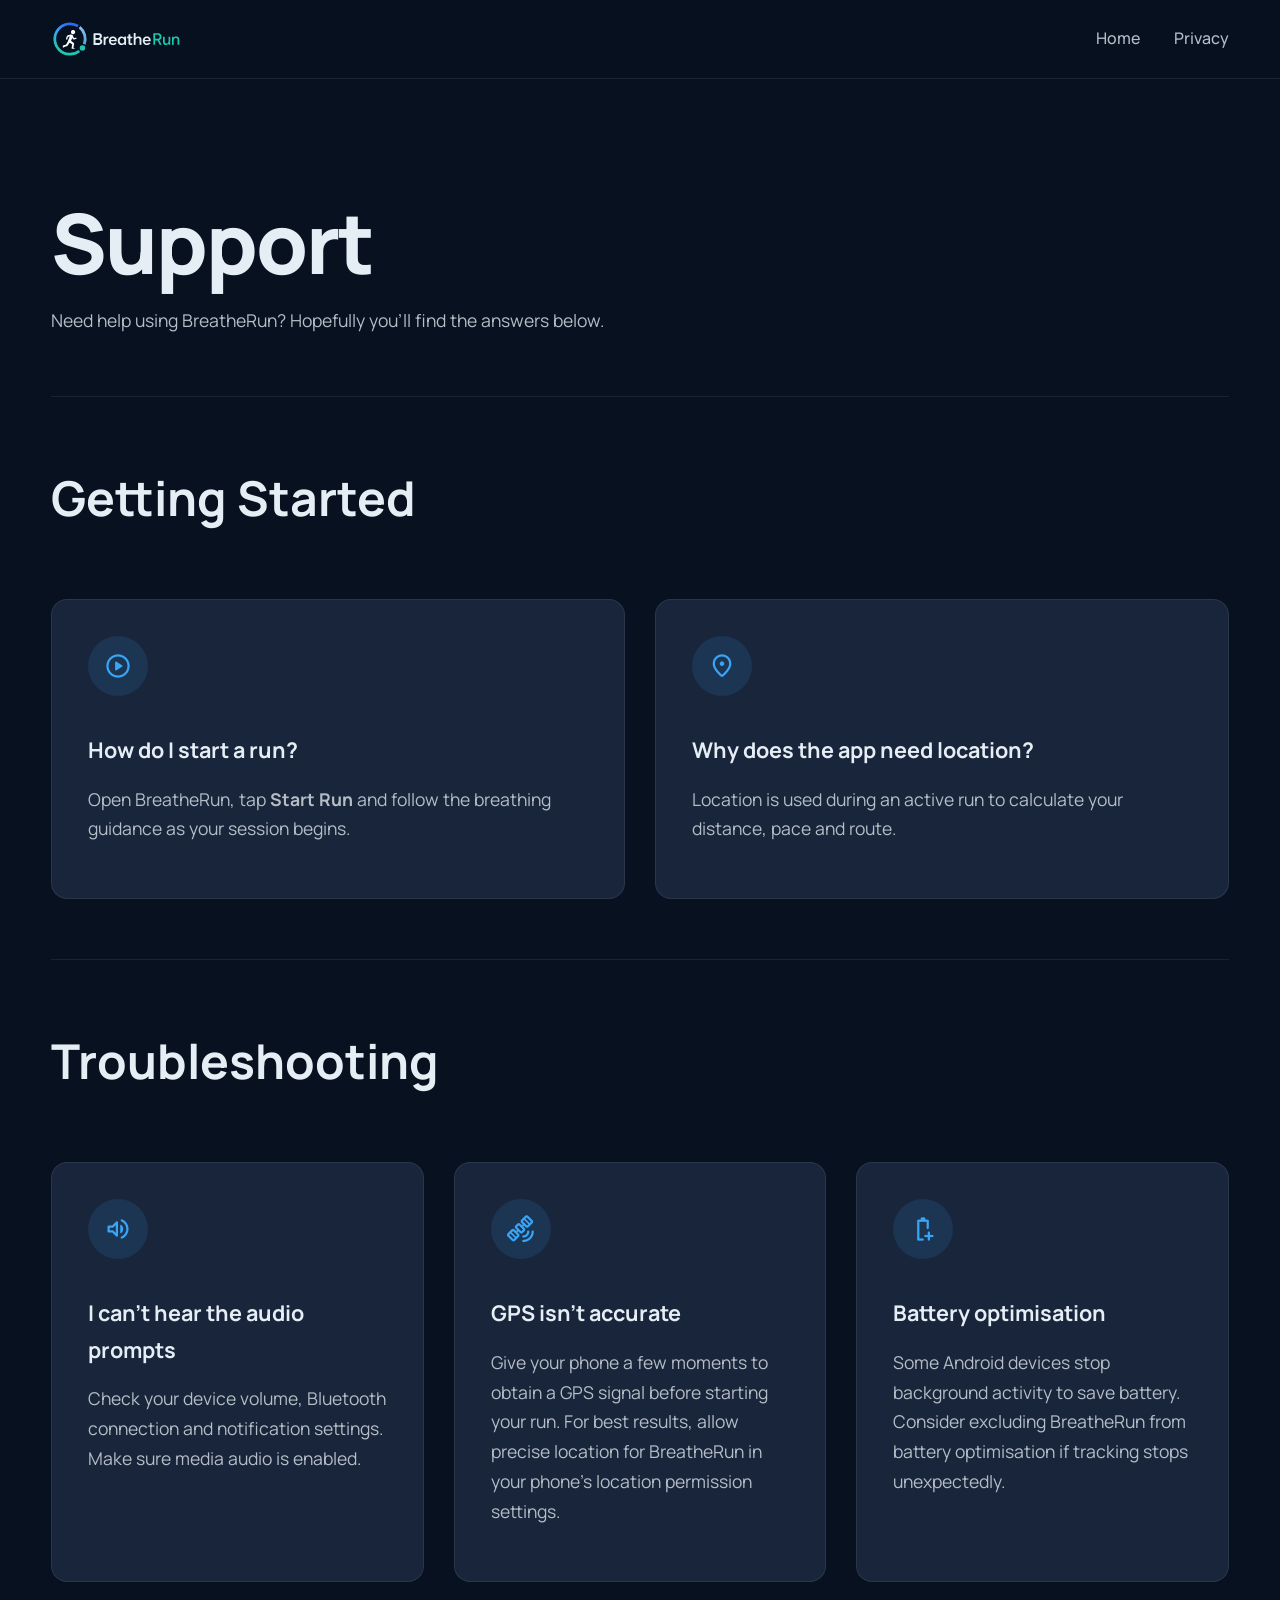
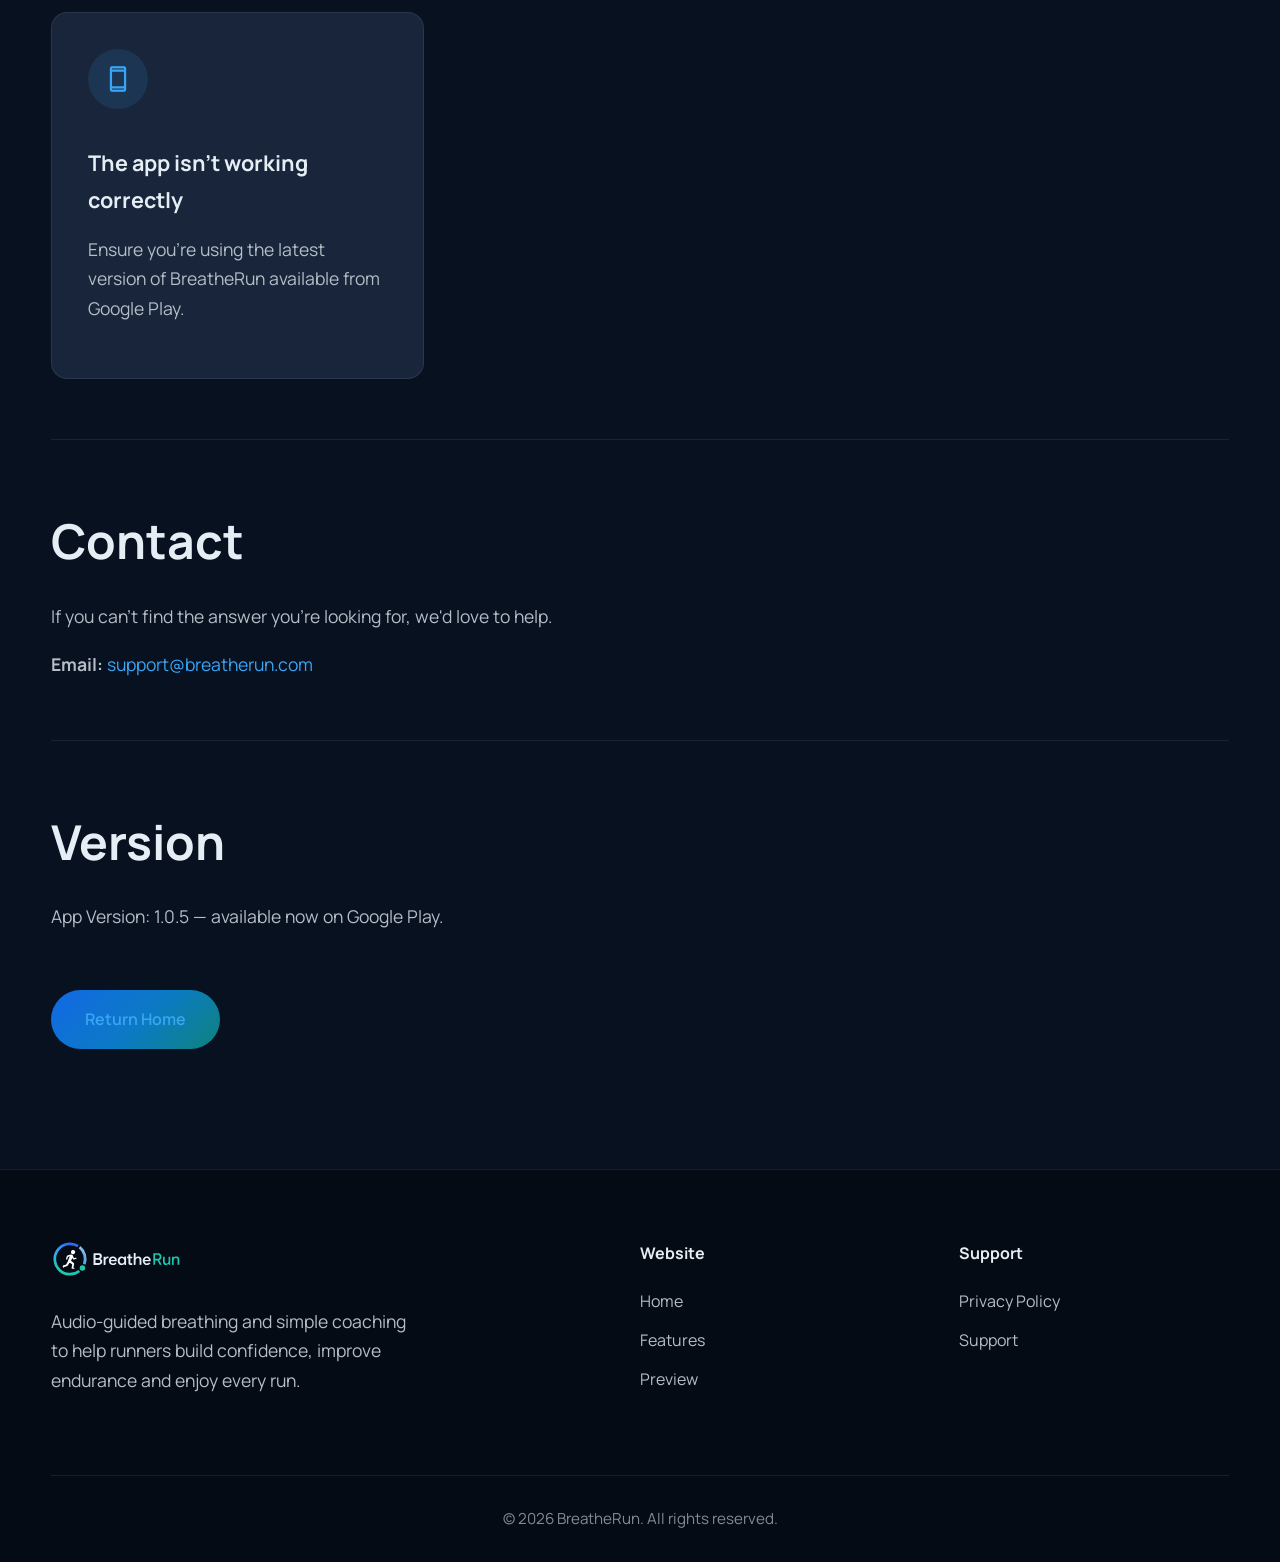
<file: support.html>
<!DOCTYPE html>
<html lang="en" data-theme="ocean">

<head>

    <meta charset="UTF-8">

    <meta name="viewport"
          content="width=device-width, initial-scale=1">

    <!-- Marks the document as scripted before first paint. Every
         hidden-until-revealed rule in style.css is scoped to .js,
         so with JavaScript off the page renders in full. -->

    <script>document.documentElement.classList.add("js");</script>

    <title>Support | BreatheRun</title>

    <meta name="description"
          content="Get help using BreatheRun. Frequently asked questions, troubleshooting and contact information.">

    <meta name="theme-color" content="#07111F">

    <link rel="canonical" href="https://breatherun.com/support.html">

    <meta property="og:site_name" content="BreatheRun">

    <meta property="og:title" content="Support | BreatheRun">

    <meta property="og:description"
          content="Audio-guided breathing for better running.">

    <meta property="og:type" content="website">

    <meta property="og:url" content="https://breatherun.com/support.html">

    <meta property="og:image"
          content="https://breatherun.com/images/social-preview.png">

    <meta property="og:image:width" content="1200">

    <meta property="og:image:height" content="630">

    <meta name="twitter:card" content="summary_large_image">

    <meta name="twitter:image"
          content="https://breatherun.com/images/social-preview.png">



    <link rel="icon" href="favicon/favicon.ico" sizes="any">

    <link rel="icon" type="image/svg+xml" href="favicon/favicon.svg">

    <link rel="icon" type="image/png" sizes="32x32"
          href="favicon/favicon-32x32.png">

    <link rel="icon" type="image/png" sizes="16x16"
          href="favicon/favicon-16x16.png">

    <link rel="apple-touch-icon" sizes="180x180"
          href="favicon/apple-touch-icon.png">

    <link rel="manifest" href="site.webmanifest">

    <link rel="preconnect" href="https://fonts.googleapis.com">

    <link rel="preconnect" href="https://fonts.gstatic.com" crossorigin>

    <link rel="stylesheet"
          href="https://fonts.googleapis.com/css2?family=Manrope:wght@400;500;600;700;800&display=swap">

    <link rel="stylesheet"
          href="https://fonts.googleapis.com/css2?family=Material+Symbols+Rounded:opsz,wght,FILL,GRAD@24,500,0,0">

    <link rel="stylesheet" href="themes.css">
    <link rel="stylesheet"
          href="style.css">

</head>

<body>

<a href="#main" class="skip-link">Skip to content</a>

<header>

<div class="container">

<nav>

<a href="index.html"
   class="logo">

<img src="images/brand/logo-horizontal.svg"
     width="133" height="38"
     alt="BreatheRun">

</a>

<button class="nav-toggle"
        type="button"
        aria-expanded="false"
        aria-controls="primary-nav"
        aria-label="Menu">

<span class="material-symbols-rounded" aria-hidden="true">menu</span>

</button>

<ul id="primary-nav">

<li><a href="index.html">Home</a></li>

<li><a href="privacy.html">Privacy</a></li>

</ul>

</nav>

</div>

</header>

<main id="main" tabindex="-1">

<section class="legal-page">

<div class="container">

<h1>

Support

</h1>

<p>

Need help using BreatheRun?
Hopefully you'll find the answers below.

</p>

<hr>

<h2>

Getting Started

</h2>

<div class="support-grid">

<div class="support-card">

<div class="icon-circle">

<span class="material-symbols-rounded" aria-hidden="true">
play_circle
</span>

</div>

<h3>

How do I start a run?

</h3>

<p>

Open BreatheRun, tap <strong>Start Run</strong> and follow the breathing guidance as your session begins.

</p>

</div>

<div class="support-card">

<div class="icon-circle">

<span class="material-symbols-rounded" aria-hidden="true">
location_on
</span>

</div>

<h3>

Why does the app need location?

</h3>

<p>

Location is used during an active run to calculate your distance, pace and route.

</p>

</div>

</div>

<hr>

<h2>

Troubleshooting

</h2>

<div class="support-grid">

<div class="support-card">

<div class="icon-circle">

<span class="material-symbols-rounded" aria-hidden="true">
volume_up
</span>

</div>

<h3>

I can't hear the audio prompts

</h3>

<p>

Check your device volume, Bluetooth connection and notification settings.
Make sure media audio is enabled.

</p>

</div>

<div class="support-card">

<div class="icon-circle">

<span class="material-symbols-rounded" aria-hidden="true">
satellite_alt
</span>

</div>

<h3>

GPS isn't accurate

</h3>

<p>

Give your phone a few moments to obtain a GPS signal before starting your run.
For best results, allow precise location for BreatheRun in your phone's location permission settings.

</p>

</div>

<div class="support-card">

<div class="icon-circle">

<span class="material-symbols-rounded" aria-hidden="true">
battery_saver
</span>

</div>

<h3>

Battery optimisation

</h3>

<p>

Some Android devices stop background activity to save battery.
Consider excluding BreatheRun from battery optimisation if tracking stops unexpectedly.

</p>

</div>

<div class="support-card">

<div class="icon-circle">

<span class="material-symbols-rounded" aria-hidden="true">
smartphone
</span>

</div>

<h3>

The app isn't working correctly

</h3>

<p>

Ensure you're using the latest version of BreatheRun available from Google Play.

</p>

</div>

</div>

<hr>

<h2>

Contact

</h2>

<p>

If you can't find the answer you're looking for, we'd love to help.

</p>

<p>

<strong>Email:</strong>

<a class="inline-link"
   href="mailto:support@breatherun.com">

support@breatherun.com

</a>

</p>

<hr>

<h2>

Version

</h2>

<p>

App Version: 1.0.5 — available now on Google Play.

</p>

<a href="index.html"
   class="btn btn-primary mt-4">

Return Home

</a>

</div>

</section>

</main>

<!-- ==========================================================
     FOOTER
=========================================================== -->

<footer>

    <div class="container">

        <div class="footer-grid">

            <div class="footer-brand">

                <a href="index.html" class="logo">

                    <img src="images/brand/logo-horizontal.svg"
                         width="133" height="38"
                         alt="BreatheRun">

                </a>

                <p>
                    Audio-guided breathing and simple coaching to help runners
                    build confidence, improve endurance and enjoy every run.
                </p>

            </div>

            <div class="footer-links">

                <h3>Website</h3>

                <ul>

                    <li><a href="index.html">Home</a></li>

                    <li><a href="index.html#features">Features</a></li>

                    <li><a href="index.html#preview">Preview</a></li>

                </ul>

            </div>

            <div class="footer-links">

                <h3>Support</h3>

                <ul>

                    <li><a href="privacy.html">Privacy Policy</a></li>

                    <li><a href="support.html">Support</a></li>

                </ul>

            </div>

        </div>

        <div class="footer-bottom">

            © 2026 BreatheRun. All rights reserved.

        </div>

    </div>

</footer>

<script src="script.js"></script>

</body>

</html>
</file>
<file: themes.css>
/* ==========================================================
   BreatheRun theme palettes

   GENERATED FILE — do not edit by hand.
   Source:     brand-guidelines.md, in the brand asset pack
   Regenerate: python3 tools/build-themes.py

   To change the active theme, run:
       ./tools/switch-theme.sh <theme>
   which sets data-theme on each page and swaps the matching
   favicons, logo, social preview and manifest colours.

   18 themes: ocean, azure, midnight, sunrise, forest, graphite, frost, ice, snow, evergreen, holly, gold, copper, maple, chestnut, pumpkin, midnight-orange, witching-hour
   ========================================================== */


/* Default, so the site still renders with no data-theme set. */

:root {

    /* 🌊 Ocean */

    /* Brand ramp (the mark's ring gradient) */

    --ring-start:       #2A6CF6;
    --ring-mid:         #3AA5F5;
    --ring-end:         #1EC8B0;
    --dot:              #1EC8B0;

    /* Roles */

    --primary:          #3AA5F5;
    --primary-dark:     #2A6CF6;
    --primary-soft:     #87C6F5;
    --primary-text:     #3AA5F5;
    --primary-rgb:      58,165,245;
    --accent:           #1EC8B0;

    /* Launcher plate gradient, for decorative brand fills */

    --plate-start:      #1268E4;
    --plate-mid:        #0B7FC9;
    --plate-end:        #12AFA6;

    /* Darker cut of the plate ramp, for fills that carry text */

    --plate-ink-start:  #1268E4;
    --plate-ink-mid:    #0B7BC3;
    --plate-ink-end:    #0E837C;
    --on-plate:         #FFFFFF;

    /* Surfaces */

    --bg:               #07111F;
    --bg-rgb:           7,17,31;
    --bg-alt:           #101C2E;
    --surface:          #18253B;
    --surface-hover:    #23334E;
    --surface-deep:     #050B14;

    /* Type */

    --text:             #E6EEF5;
    --text-secondary:   #B5BDC6;
    --text-muted:       #828B95;

}


[data-theme="ocean"] {

    /* 🌊 Ocean */

    /* Brand ramp (the mark's ring gradient) */

    --ring-start:       #2A6CF6;
    --ring-mid:         #3AA5F5;
    --ring-end:         #1EC8B0;
    --dot:              #1EC8B0;

    /* Roles */

    --primary:          #3AA5F5;
    --primary-dark:     #2A6CF6;
    --primary-soft:     #87C6F5;
    --primary-text:     #3AA5F5;
    --primary-rgb:      58,165,245;
    --accent:           #1EC8B0;

    /* Launcher plate gradient, for decorative brand fills */

    --plate-start:      #1268E4;
    --plate-mid:        #0B7FC9;
    --plate-end:        #12AFA6;

    /* Darker cut of the plate ramp, for fills that carry text */

    --plate-ink-start:  #1268E4;
    --plate-ink-mid:    #0B7BC3;
    --plate-ink-end:    #0E837C;
    --on-plate:         #FFFFFF;

    /* Surfaces */

    --bg:               #07111F;
    --bg-rgb:           7,17,31;
    --bg-alt:           #101C2E;
    --surface:          #18253B;
    --surface-hover:    #23334E;
    --surface-deep:     #050B14;

    /* Type */

    --text:             #E6EEF5;
    --text-secondary:   #B5BDC6;
    --text-muted:       #828B95;

}


[data-theme="azure"] {

    /* 🔵 Azure */

    /* Brand ramp (the mark's ring gradient) */

    --ring-start:       #1E4FD8;
    --ring-mid:         #2F8FF5;
    --ring-end:         #5FC8FF;
    --dot:              #5FC8FF;

    /* Roles */

    --primary:          #2F8FF5;
    --primary-dark:     #1E4FD8;
    --primary-soft:     #7DB8F8;
    --primary-text:     #2F8FF5;
    --primary-rgb:      47,143,245;
    --accent:           #5FC8FF;

    /* Launcher plate gradient, for decorative brand fills */

    --plate-start:      #0B3FA8;
    --plate-mid:        #1568D6;
    --plate-end:        #2E9BEA;

    /* Darker cut of the plate ramp, for fills that carry text */

    --plate-ink-start:  #0B3FA8;
    --plate-ink-mid:    #1568D6;
    --plate-ink-end:    #247AB9;
    --on-plate:         #FFFFFF;

    /* Surfaces */

    --bg:               #04101F;
    --bg-rgb:           4,16,31;
    --bg-alt:           #0C1A2D;
    --surface:          #142239;
    --surface-hover:    #1F2F4C;
    --surface-deep:     #030A14;

    /* Type */

    --text:             #DCEBFB;
    --text-secondary:   #ACBBCB;
    --text-muted:       #7B8898;

}


[data-theme="midnight"] {

    /* 🌙 Midnight */

    /* Brand ramp (the mark's ring gradient) */

    --ring-start:       #4B4DED;
    --ring-mid:         #7A6CF0;
    --ring-end:         #A78BFA;
    --dot:              #A78BFA;

    /* Roles */

    --primary:          #7A6CF0;
    --primary-dark:     #4B4DED;
    --primary-soft:     #AAA1F7;
    --primary-text:     #7A6CF0;
    --primary-rgb:      122,108,240;
    --accent:           #A78BFA;

    /* Launcher plate gradient, for decorative brand fills */

    --plate-start:      #1B1B3A;
    --plate-mid:        #2B2464;
    --plate-end:        #4438A8;

    /* Darker cut of the plate ramp, for fills that carry text */

    --plate-ink-start:  #1B1B3A;
    --plate-ink-mid:    #2B2464;
    --plate-ink-end:    #4438A8;
    --on-plate:         #FFFFFF;

    /* Surfaces */

    --bg:               #0A0A1A;
    --bg-rgb:           10,10,26;
    --bg-alt:           #141429;
    --surface:          #1C1C37;
    --surface-hover:    #29294A;
    --surface-deep:     #060611;

    /* Type */

    --text:             #E4E1FF;
    --text-secondary:   #B4B2CD;
    --text-muted:       #828098;

}


[data-theme="sunrise"] {

    /* 🌅 Sunrise */

    /* Brand ramp (the mark's ring gradient) */

    --ring-start:       #FF9E2C;
    --ring-mid:         #FF7A45;
    --ring-end:         #FF5F6D;
    --dot:              #FF5F6D;

    /* Roles */

    --primary:          #FF7A45;
    --primary-dark:     #FF9E2C;
    --primary-soft:     #FFAC86;
    --primary-text:     #FF7A45;
    --primary-rgb:      255,122,69;
    --accent:           #FF5F6D;

    /* Launcher plate gradient, for decorative brand fills */

    --plate-start:      #C2410C;
    --plate-mid:        #EA6A1E;
    --plate-end:        #F59E0B;

    /* Darker cut of the plate ramp, for fills that carry text */

    --plate-ink-start:  #C2410C;
    --plate-ink-mid:    #C05719;
    --plate-ink-end:    #A46A07;
    --on-plate:         #FFFFFF;

    /* Surfaces */

    --bg:               #1A0E07;
    --bg-rgb:           26,14,7;
    --bg-alt:           #2A1B0F;
    --surface:          #382617;
    --surface-hover:    #4C3622;
    --surface-deep:     #110905;

    /* Type */

    --text:             #FFEAD5;
    --text-secondary:   #CDBAA8;
    --text-muted:       #988778;

}


[data-theme="forest"] {

    /* 🌲 Forest */

    /* Brand ramp (the mark's ring gradient) */

    --ring-start:       #1E9E5A;
    --ring-mid:         #2FBF71;
    --ring-end:         #86D97F;
    --dot:              #86D97F;

    /* Roles */

    --primary:          #2FBF71;
    --primary-dark:     #1E9E5A;
    --primary-soft:     #7DD6A5;
    --primary-text:     #2FBF71;
    --primary-rgb:      47,191,113;
    --accent:           #86D97F;

    /* Launcher plate gradient, for decorative brand fills */

    --plate-start:      #0B3D2E;
    --plate-mid:        #14664A;
    --plate-end:        #2FA36B;

    /* Darker cut of the plate ramp, for fills that carry text */

    --plate-ink-start:  #0B3D2E;
    --plate-ink-mid:    #14664A;
    --plate-ink-end:    #278658;
    --on-plate:         #FFFFFF;

    /* Surfaces */

    --bg:               #06140F;
    --bg-rgb:           6,20,15;
    --bg-alt:           #0E2119;
    --surface:          #162B22;
    --surface-hover:    #203C2F;
    --surface-deep:     #040D0A;

    /* Type */

    --text:             #DDF3E5;
    --text-secondary:   #AEC2B6;
    --text-muted:       #7C8F85;

}


[data-theme="graphite"] {

    /* ⚫ Graphite */

    /* Brand ramp (the mark's ring gradient) */

    --ring-start:       #6B7280;
    --ring-mid:         #9CA3AF;
    --ring-end:         #D1D5DB;
    --dot:              #E5E7EB;

    /* Roles */

    --primary:          #9CA3AF;
    --primary-dark:     #6B7280;
    --primary-soft:     #BDC2CA;
    --primary-text:     #9CA3AF;
    --primary-rgb:      156,163,175;
    --accent:           #D1D5DB;

    /* Launcher plate gradient, for decorative brand fills */

    --plate-start:      #111827;
    --plate-mid:        #1F2937;
    --plate-end:        #374151;

    /* Darker cut of the plate ramp, for fills that carry text */

    --plate-ink-start:  #111827;
    --plate-ink-mid:    #1F2937;
    --plate-ink-end:    #374151;
    --on-plate:         #FFFFFF;

    /* Surfaces */

    --bg:               #0B0F14;
    --bg-rgb:           11,15,20;
    --bg-alt:           #161A1F;
    --surface:          #1F2329;
    --surface-hover:    #2E3238;
    --surface-deep:     #070A0D;

    /* Type */

    --text:             #E5E7EB;
    --text-secondary:   #B5B7BC;
    --text-muted:       #83868A;

}


[data-theme="frost"] {

    /* ❄️ Frost */

    /* Brand ramp (the mark's ring gradient) */

    --ring-start:       #38BDF8;
    --ring-mid:         #7DD3FC;
    --ring-end:         #E0F2FE;
    --dot:              #E0F2FE;

    /* Roles */

    --primary:          #7DD3FC;
    --primary-dark:     #38BDF8;
    --primary-soft:     #AAE1FD;
    --primary-text:     #7DD3FC;
    --primary-rgb:      125,211,252;
    --accent:           #E0F2FE;

    /* Launcher plate gradient, for decorative brand fills */

    --plate-start:      #0C4A6E;
    --plate-mid:        #0E7490;
    --plate-end:        #38BDF8;

    /* Darker cut of the plate ramp, for fills that carry text */

    --plate-ink-start:  #0C4A6E;
    --plate-ink-mid:    #0E7490;
    --plate-ink-end:    #257DA4;
    --on-plate:         #FFFFFF;

    /* Surfaces */

    --bg:               #061722;
    --bg-rgb:           6,23,34;
    --bg-alt:           #0F2531;
    --surface:          #17303E;
    --surface-hover:    #234152;
    --surface-deep:     #040F16;

    /* Type */

    --text:             #E0F2FE;
    --text-secondary:   #B0C2CE;
    --text-muted:       #7E8F9B;

}


[data-theme="ice"] {

    /* 🧊 Ice */

    /* Brand ramp (the mark's ring gradient) */

    --ring-start:       #22D3EE;
    --ring-mid:         #67E8F9;
    --ring-end:         #CFFAFE;
    --dot:              #67E8F9;

    /* Roles */

    --primary:          #67E8F9;
    --primary-dark:     #22D3EE;
    --primary-soft:     #96F0FB;
    --primary-text:     #67E8F9;
    --primary-rgb:      103,232,249;
    --accent:           #CFFAFE;

    /* Launcher plate gradient, for decorative brand fills */

    --plate-start:      #ECFEFF;
    --plate-mid:        #CFFAFE;
    --plate-end:        #A5F3FC;

    /* Darker cut of the plate ramp, for fills that carry text */

    --plate-ink-start:  #ECFEFF;
    --plate-ink-mid:    #CFFAFE;
    --plate-ink-end:    #A5F3FC;
    --on-plate:         #06323D;

    /* Surfaces */

    --bg:               #062028;
    --bg-rgb:           6,32,40;
    --bg-alt:           #0E2E36;
    --surface:          #153A43;
    --surface-hover:    #1F4C55;
    --surface-deep:     #04151A;

    /* Type */

    --text:             #CFFAFE;
    --text-secondary:   #A3CACF;
    --text-muted:       #75989E;

}


[data-theme="snow"] {

    /* ⛄ Snow */

    /* Brand ramp (the mark's ring gradient) */

    --ring-start:       #94A3B8;
    --ring-mid:         #CBD5E1;
    --ring-end:         #F8FAFC;
    --dot:              #F8FAFC;

    /* Roles */

    --primary:          #CBD5E1;
    --primary-dark:     #94A3B8;
    --primary-soft:     #DCE3EC;
    --primary-text:     #CBD5E1;
    --primary-rgb:      203,213,225;
    --accent:           #F8FAFC;

    /* Launcher plate gradient, for decorative brand fills */

    --plate-start:      #FFFFFF;
    --plate-mid:        #F1F5F9;
    --plate-end:        #DCE7F0;

    /* Darker cut of the plate ramp, for fills that carry text */

    --plate-ink-start:  #FFFFFF;
    --plate-ink-mid:    #F1F5F9;
    --plate-ink-end:    #DCE7F0;
    --on-plate:         #0F172A;

    /* Surfaces */

    --bg:               #0B1220;
    --bg-rgb:           11,18,32;
    --bg-alt:           #181F2D;
    --surface:          #232A38;
    --surface-hover:    #333B48;
    --surface-deep:     #070C15;

    /* Type */

    --text:             #F1F5F9;
    --text-secondary:   #BEC3C9;
    --text-muted:       #8A8F97;

}


[data-theme="evergreen"] {

    /* 🎄 Evergreen */

    /* Brand ramp (the mark's ring gradient) */

    --ring-start:       #14532D;
    --ring-mid:         #16A34A;
    --ring-end:         #4ADE80;
    --dot:              #FACC15;

    /* Roles */

    --primary:          #16A34A;
    --primary-dark:     #14532D;
    --primary-soft:     #6FCB91;
    --primary-text:     #16A34A;
    --primary-rgb:      22,163,74;
    --accent:           #4ADE80;

    /* Launcher plate gradient, for decorative brand fills */

    --plate-start:      #052E16;
    --plate-mid:        #14532D;
    --plate-end:        #166534;

    /* Darker cut of the plate ramp, for fills that carry text */

    --plate-ink-start:  #052E16;
    --plate-ink-mid:    #14532D;
    --plate-ink-end:    #166534;
    --on-plate:         #FFFFFF;

    /* Surfaces */

    --bg:               #04170B;
    --bg-rgb:           4,23,11;
    --bg-alt:           #0C2114;
    --surface:          #132A1C;
    --surface-hover:    #1E3727;
    --surface-deep:     #030F07;

    /* Type */

    --text:             #DCFCE7;
    --text-secondary:   #ACCAB7;
    --text-muted:       #7B9584;

}


[data-theme="holly"] {

    /* 🎅 Holly */

    /* Brand ramp (the mark's ring gradient) */

    --ring-start:       #B91C1C;
    --ring-mid:         #DC2626;
    --ring-end:         #F87171;
    --dot:              #16A34A;

    /* Roles */

    --primary:          #DC2626;
    --primary-dark:     #B91C1C;
    --primary-soft:     #EB7B7B;
    --primary-text:     #E03B3B;
    --primary-rgb:      220,38,38;
    --accent:           #F87171;

    /* Launcher plate gradient, for decorative brand fills */

    --plate-start:      #7F1D1D;
    --plate-mid:        #B91C1C;
    --plate-end:        #166534;

    /* Darker cut of the plate ramp, for fills that carry text */

    --plate-ink-start:  #7F1D1D;
    --plate-ink-mid:    #B91C1C;
    --plate-ink-end:    #166534;
    --on-plate:         #FFFFFF;

    /* Surfaces */

    --bg:               #1A0707;
    --bg-rgb:           26,7,7;
    --bg-alt:           #280F0F;
    --surface:          #331717;
    --surface-hover:    #452121;
    --surface-deep:     #110505;

    /* Type */

    --text:             #FEE2E2;
    --text-secondary:   #CCB2B2;
    --text-muted:       #977F7F;

}


[data-theme="gold"] {

    /* ✨ Gold */

    /* Brand ramp (the mark's ring gradient) */

    --ring-start:       #B45309;
    --ring-mid:         #D4A017;
    --ring-end:         #FDE68A;
    --dot:              #FDE68A;

    /* Roles */

    --primary:          #D4A017;
    --primary-dark:     #B45309;
    --primary-soft:     #E6C04B;
    --primary-text:     #D4A017;
    --primary-rgb:      212,160,23;
    --accent:           #FDE68A;

    /* Launcher plate gradient, for decorative brand fills */

    --plate-start:      #F5D77E;
    --plate-mid:        #E0B437;
    --plate-end:        #B8860B;

    /* Darker cut of the plate ramp, for fills that carry text */

    --plate-ink-start:  #F5D77E;
    --plate-ink-mid:    #E0B437;
    --plate-ink-end:    #B8860B;
    --on-plate:         #2B1C02;

    /* Surfaces */

    --bg:               #14100A;
    --bg-rgb:           20,16,10;
    --bg-alt:           #221A0E;
    --surface:          #2D2212;
    --surface-hover:    #3F2F18;
    --surface-deep:     #0D0A06;

    /* Type */

    --text:             #FDE68A;
    --text-secondary:   #CAB76E;
    --text-muted:       #948650;

}


[data-theme="copper"] {

    /* 🥉 Copper */

    /* Brand ramp (the mark's ring gradient) */

    --ring-start:       #9A3412;
    --ring-mid:         #C2410C;
    --ring-end:         #FB923C;
    --dot:              #FB923C;

    /* Roles */

    --primary:          #C2410C;
    --primary-dark:     #9A3412;
    --primary-soft:     #DD8E66;
    --primary-text:     #CA5726;
    --primary-rgb:      194,65,12;
    --accent:           #FB923C;

    /* Launcher plate gradient, for decorative brand fills */

    --plate-start:      #5C2408;
    --plate-mid:        #9A3412;
    --plate-end:        #C2632B;

    /* Darker cut of the plate ramp, for fills that carry text */

    --plate-ink-start:  #5C2408;
    --plate-ink-mid:    #9A3412;
    --plate-ink-end:    #B65D28;
    --on-plate:         #FFFFFF;

    /* Surfaces */

    --bg:               #170A04;
    --bg-rgb:           23,10,4;
    --bg-alt:           #24130C;
    --surface:          #2F1B13;
    --surface-hover:    #3F271D;
    --surface-deep:     #0F0603;

    /* Type */

    --text:             #FFEDD5;
    --text-secondary:   #CCBBA7;
    --text-muted:       #978777;

}


[data-theme="maple"] {

    /* 🍁 Maple */

    /* Brand ramp (the mark's ring gradient) */

    --ring-start:       #B91C1C;
    --ring-mid:         #EA580C;
    --ring-end:         #F59E0B;
    --dot:              #F59E0B;

    /* Roles */

    --primary:          #EA580C;
    --primary-dark:     #B91C1C;
    --primary-soft:     #F39E60;
    --primary-text:     #EA580C;
    --primary-rgb:      234,88,12;
    --accent:           #F59E0B;

    /* Launcher plate gradient, for decorative brand fills */

    --plate-start:      #7C2D12;
    --plate-mid:        #B91C1C;
    --plate-end:        #EA580C;

    /* Darker cut of the plate ramp, for fills that carry text */

    --plate-ink-start:  #7C2D12;
    --plate-ink-mid:    #B91C1C;
    --plate-ink-end:    #CC4D0A;
    --on-plate:         #FFFFFF;

    /* Surfaces */

    --bg:               #1A0A06;
    --bg-rgb:           26,10,6;
    --bg-alt:           #28130E;
    --surface:          #331A14;
    --surface-hover:    #45261E;
    --surface-deep:     #110604;

    /* Type */

    --text:             #FEF3C7;
    --text-secondary:   #CCC09D;
    --text-muted:       #978A70;

}


[data-theme="chestnut"] {

    /* 🌰 Chestnut */

    /* Brand ramp (the mark's ring gradient) */

    --ring-start:       #5B3A1E;
    --ring-mid:         #8B5E3C;
    --ring-end:         #C79A6B;
    --dot:              #C79A6B;

    /* Roles */

    --primary:          #8B5E3C;
    --primary-dark:     #5B3A1E;
    --primary-soft:     #B89980;
    --primary-text:     #9A7252;
    --primary-rgb:      139,94,60;
    --accent:           #C79A6B;

    /* Launcher plate gradient, for decorative brand fills */

    --plate-start:      #2E1B0F;
    --plate-mid:        #4A2C18;
    --plate-end:        #6B4226;

    /* Darker cut of the plate ramp, for fills that carry text */

    --plate-ink-start:  #2E1B0F;
    --plate-ink-mid:    #4A2C18;
    --plate-ink-end:    #6B4226;
    --on-plate:         #FFFFFF;

    /* Surfaces */

    --bg:               #150C06;
    --bg-rgb:           21,12,6;
    --bg-alt:           #1F150E;
    --surface:          #281D15;
    --surface-hover:    #35291F;
    --surface-deep:     #0E0804;

    /* Type */

    --text:             #F0E2D2;
    --text-secondary:   #C0B3A5;
    --text-muted:       #8D8276;

}


[data-theme="pumpkin"] {

    /* 🎃 Pumpkin */

    /* Brand ramp (the mark's ring gradient) */

    --ring-start:       #EA580C;
    --ring-mid:         #F97316;
    --ring-end:         #FB923C;
    --dot:              #FB923C;

    /* Roles */

    --primary:          #F97316;
    --primary-dark:     #EA580C;
    --primary-soft:     #FCAA6C;
    --primary-text:     #F97316;
    --primary-rgb:      249,115,22;
    --accent:           #FB923C;

    /* Launcher plate gradient, for decorative brand fills */

    --plate-start:      #1C1917;
    --plate-mid:        #431407;
    --plate-end:        #EA580C;

    /* Darker cut of the plate ramp, for fills that carry text */

    --plate-ink-start:  #1C1917;
    --plate-ink-mid:    #431407;
    --plate-ink-end:    #CC4D0A;
    --on-plate:         #FFFFFF;

    /* Surfaces */

    --bg:               #0B0907;
    --bg-rgb:           11,9,7;
    --bg-alt:           #1B140E;
    --surface:          #291D15;
    --surface-hover:    #3E2B1E;
    --surface-deep:     #070605;

    /* Type */

    --text:             #FFEDD5;
    --text-secondary:   #C9BBA8;
    --text-muted:       #918678;

}


[data-theme="midnight-orange"] {

    /* 🌌 Midnight Orange */

    /* Brand ramp (the mark's ring gradient) */

    --ring-start:       #7C3AED;
    --ring-mid:         #A855F7;
    --ring-end:         #F97316;
    --dot:              #F97316;

    /* Roles */

    --primary:          #A855F7;
    --primary-dark:     #7C3AED;
    --primary-soft:     #CA97FB;
    --primary-text:     #A855F7;
    --primary-rgb:      168,85,247;
    --accent:           #F97316;

    /* Launcher plate gradient, for decorative brand fills */

    --plate-start:      #140A1F;
    --plate-mid:        #2E1065;
    --plate-end:        #4C1D95;

    /* Darker cut of the plate ramp, for fills that carry text */

    --plate-ink-start:  #140A1F;
    --plate-ink-mid:    #2E1065;
    --plate-ink-end:    #4C1D95;
    --on-plate:         #FFFFFF;

    /* Surfaces */

    --bg:               #0A0612;
    --bg-rgb:           10,6,18;
    --bg-alt:           #161022;
    --surface:          #211830;
    --surface-hover:    #302544;
    --surface-deep:     #06040C;

    /* Type */

    --text:             #F3E8FF;
    --text-secondary:   #C0B6CB;
    --text-muted:       #8A8294;

}


[data-theme="witching-hour"] {

    /* 🧙 Witching Hour */

    /* Brand ramp (the mark's ring gradient) */

    --ring-start:       #4C1D95;
    --ring-mid:         #7E22CE;
    --ring-end:         #A3E635;
    --dot:              #A3E635;

    /* Roles */

    --primary:          #7E22CE;
    --primary-dark:     #4C1D95;
    --primary-soft:     #B288CD;
    --primary-text:     #9A58CD;
    --primary-rgb:      126,34,206;
    --accent:           #A3E635;

    /* Launcher plate gradient, for decorative brand fills */

    --plate-start:      #0F0A19;
    --plate-mid:        #3B0764;
    --plate-end:        #1A2E05;

    /* Darker cut of the plate ramp, for fills that carry text */

    --plate-ink-start:  #0F0A19;
    --plate-ink-mid:    #3B0764;
    --plate-ink-end:    #1A2E05;
    --on-plate:         #FFFFFF;

    /* Surfaces */

    --bg:               #07040D;
    --bg-rgb:           7,4,13;
    --bg-alt:           #110E18;
    --surface:          #1A1622;
    --surface-hover:    #282231;
    --surface-deep:     #050308;

    /* Type */

    --text:             #ECFCCB;
    --text-secondary:   #BAC5A1;
    --text-muted:       #858C76;

}
</file>
<file: style.css>
/* ==========================================================
   BreatheRun Website v2
   style.css
   Part 1 of 3
   ========================================================== */


/* ==========================================================
   TYPEFACE

   Manrope, per the brand guidelines. Loaded via <link> in each
   page head rather than @import, which blocks rendering.
   ========================================================== */


/* ==========================================================
   NON-THEME TOKENS

   Every colour lives in themes.css, keyed off the data-theme
   attribute on <html>. Only geometry and motion sit here, so
   a theme swap never has to touch this file.

   To change the active theme:  ./tools/switch-theme.sh <name>
   ========================================================== */

:root {

    /* Layout */

    --container: 1200px;

    --radius:16px;
    --radius-lg:28px;

    /* Hairlines. Every theme surface is dark, so one value works
       across all eighteen. */

    --border: rgba(255,255,255,.08);

    /* Shadows */

    --shadow:
        0 12px 35px rgba(0,0,0,.28);

    --shadow-hover:
        0 18px 45px rgba(0,0,0,.38);

    /* Animation */

    --transition:.30s ease;

}


/* ==========================================================
   RESET
   ========================================================== */

*,
*::before,
*::after{

    margin:0;
    padding:0;

    box-sizing:border-box;

}

html{

    scroll-behavior:smooth;

}

body{

    background:var(--bg);

    color:var(--text);

    font-family:'Manrope',system-ui,-apple-system,sans-serif;

    line-height:1.7;

    overflow-x:hidden;

    -webkit-font-smoothing:antialiased;

}

img{

    display:block;

    max-width:100%;

    /* Required now that every <img> carries its intrinsic
       width/height. Those attributes let the browser reserve
       the right box before the file arrives, but without this
       the declared height would survive the max-width squeeze
       and the image would render stretched. */

    height:auto;

}

a{

    text-decoration:none;

    color:inherit;

}

button{

    font:inherit;

}


/* ==========================================================
   GLOBAL TYPOGRAPHY
   ========================================================== */

h1{

    font-size:clamp(3rem,7vw,5.2rem);

    line-height:1.05;

    letter-spacing:-2px;

    margin-bottom:28px;

    font-weight:800;

}

h2{

    font-size:clamp(2rem,4vw,3rem);

    margin-bottom:24px;

    font-weight:700;

}

h3{

    font-size:1.35rem;

    margin-bottom:12px;

}

p{

    font-size:1.1rem;

    color:var(--text-secondary);

}

.section-title{

    text-align:center;

    margin-bottom:18px;

}

.section-subtitle{

    max-width:720px;

    margin:0 auto 70px;

    text-align:center;

}


/* ==========================================================
   CONTAINER
   ========================================================== */

.container{

    width:min(92%,var(--container));

    margin:auto;

}


/* ==========================================================
   SECTIONS
   ========================================================== */

section{

    padding:120px 0;

}


/* ==========================================================
   UTILITIES
   ========================================================== */

.text-center{

    text-align:center;

}

.mb-2{

    margin-bottom:20px;

}

.mb-3{

    margin-bottom:30px;

}

.mb-4{

    margin-bottom:40px;

}

.hidden{

    display:none;

}


/* ==========================================================
   HEADER
   ========================================================== */

header{

    position:sticky;

    top:0;

    z-index:999;

    background:rgba(var(--bg-rgb),.78);

    backdrop-filter:blur(18px);

    border-bottom:1px solid var(--border);

}

nav{

    display:flex;

    justify-content:space-between;

    align-items:center;

    padding:20px 0;

}


/* ==========================================================
   LOGO
   ========================================================== */

.logo{

    display:inline-flex;

    align-items:center;

}

/* The horizontal lockup already contains the wordmark as
   outlined paths, so no text sits beside it and no circular
   crop is applied. Clear space is built into the viewBox. */

.logo img{

    height:38px;

    width:auto;

}

@media (max-width:520px){

    .logo img{

        height:32px;

    }

}

/* ==========================================================
   SCROLL REVEAL

   Visible is the default. The hidden state is scoped to .js,
   which script.js sets on <html> from the page head, so a
   reader without JavaScript gets the whole page rather than a
   header and a footer.
   ========================================================== */

.js .reveal{

    opacity:0;

    transform:translateY(40px);

    transition:
        opacity .8s ease,
        transform .8s ease;

}

.js .reveal.active{

    opacity:1;

    transform:translateY(0);

}

.btn{

    transition:
        transform .25s ease,
        box-shadow .25s ease,
        background .25s ease;

}

.btn:hover{

    transform:translateY(-3px);

    box-shadow:0 18px 40px rgba(0,0,0,.22);

}

.btn:active{

    transform:translateY(0);

}

.feature-card,
.built-card,
.support-card{

    transition:
        transform .35s ease,
        box-shadow .35s ease;

}

.feature-card:hover,
.built-card:hover,
.support-card:hover{

    transform:translateY(-8px);

}

/* ==========================================================
   NAVIGATION
   ========================================================== */

nav ul{

    display:flex;

    align-items:center;

    list-style:none;

    gap:34px;

}

/* The toggle only exists below the nav breakpoint; see the
   responsive block at the foot of this file. */

.nav-toggle{

    display:none;

    align-items:center;

    justify-content:center;

    width:44px;

    height:44px;

    padding:0;

    border:1px solid var(--border);

    border-radius:12px;

    background:var(--surface);

    color:var(--text);

    cursor:pointer;

    transition:var(--transition);

}

.nav-toggle:hover{

    border-color:var(--primary);

    color:var(--primary-text);

}

.nav-toggle .material-symbols-rounded{

    font-size:24px;

    line-height:1;

}

nav ul li a{

    color:var(--text-secondary);

    transition:var(--transition);

    font-weight:500;

}

nav ul li a:hover{

    color:var(--text);

}


/* ==========================================================
   HERO
   ========================================================== */

.hero{

    position:relative;

    text-align:center;

    padding-top:90px;

    overflow:hidden;

}

.hero h1{

    background:linear-gradient(
        90deg,
        var(--text),
        var(--ring-end)
    );

    -webkit-background-clip:text;

    -webkit-text-fill-color:transparent;

}

.hero p{

    max-width:720px;

    margin:0 auto 42px;

}

/* Release status, sitting directly above the buttons so the
   CTA is never read as a live download link. */

.hero p.availability{

    display:inline-flex;

    align-items:center;

    justify-content:center;

    gap:8px;

    margin:-18px auto 26px;

    color:var(--text-muted);

    font-size:.95rem;

    font-weight:500;

}

.availability .material-symbols-rounded{

    font-size:20px;

    line-height:1;

}


/* ==========================================================
   HERO BADGE
   ========================================================== */

.badge{

    display:inline-flex;

    align-items:center;

    gap:10px;

    background:rgba(var(--primary-rgb),.12);

    border:1px solid rgba(var(--primary-rgb),.25);

    color:var(--primary-soft);

    padding:10px 18px;

    border-radius:999px;

    margin-bottom:28px;

    font-size:.95rem;

}


/* ==========================================================
   BUTTONS
   ========================================================== */

.buttons{

    display:flex;

    justify-content:center;

    gap:18px;

    flex-wrap:wrap;

}

.btn{

    display:inline-flex;

    align-items:center;

    justify-content:center;

    padding:16px 34px;

    border-radius:999px;

    font-weight:600;

    transition:var(--transition);

}

.btn-primary{

    /* The launcher plate gradient. White on flat --primary only
       reaches ~2.4:1, the plate ramp clears AA. */

    background:linear-gradient(
        135deg,
        var(--plate-ink-start),
        var(--plate-ink-mid) 55%,
        var(--plate-ink-end)
    );

    color:var(--on-plate);

}

.btn-primary:hover{

    background:linear-gradient(
        135deg,
        var(--plate-ink-mid),
        var(--plate-ink-end)
    );

    transform:translateY(-3px);

    box-shadow:0 12px 28px rgba(var(--primary-rgb),.35);

}

.btn-secondary{

    border:1px solid var(--border);

    color:var(--text);

}

.btn-secondary:hover{

    background:rgba(255,255,255,.05);

}


/* ==========================================================
   BREATHING GLOW
   ========================================================== */

.hero::before{

    content:"";

    position:absolute;

    width:620px;

    height:620px;

    background:

        radial-gradient(circle,
        rgba(var(--primary-rgb),.28),
        transparent 72%);

    left:50%;

    transform:translateX(-50%);

    top:180px;

    animation:breathe 8s ease-in-out infinite;

    z-index:-1;

}

@keyframes breathe{

    0%{

        transform:translateX(-50%) scale(.9);

        opacity:.45;

    }

    50%{

        transform:translateX(-50%) scale(1.12);

        opacity:.75;

    }

    100%{

        transform:translateX(-50%) scale(.9);

        opacity:.45;

    }

}


/* ==========================================================
   FLOATING PHONE
   ========================================================== */

.hero-phone{

    width:340px;

    margin:90px auto 0;

    position:relative;

    animation:floatPhone 5s ease-in-out infinite;

}

.hero-phone img{

    border-radius:34px;

    box-shadow:var(--shadow);

}

@keyframes floatPhone{

    0%{

        transform:translateY(0px);

    }

    50%{

        transform:translateY(-14px);

    }

    100%{

        transform:translateY(0px);

    }

}


/* ==========================================================
   SCROLL INDICATOR
   ========================================================== */

.scroll-down{

    margin-top:50px;

    font-size:2rem;

    color:var(--text-muted);

    animation:bounce 2.5s infinite;

}

@keyframes bounce{

    0%,100%{

        transform:translateY(0);

    }

    50%{

        transform:translateY(10px);

    }

}

/* ==========================================================
   BUILT FOR
   ========================================================== */

.built-for{
    background: var(--bg-alt);
}

.built-grid{
    display:grid;
    grid-template-columns:repeat(auto-fit,minmax(240px,1fr));
    gap:30px;
}

.built-card{

    background:var(--surface);

    border:1px solid var(--border);

    border-radius:var(--radius);

    padding:38px;

    transition:var(--transition);

    position:relative;

    overflow:hidden;

}

.built-card:hover{

    transform:translateY(-8px);

    background:var(--surface-hover);

    box-shadow:var(--shadow-hover);

}

.built-card::before{

    content:"";

    position:absolute;

    inset:0;

    background:linear-gradient(
        180deg,
        rgba(var(--primary-rgb),.08),
        transparent 55%
    );

    opacity:0;

    transition:var(--transition);

}

.built-card:hover::before{

    opacity:1;

}

.built-icon{

    width:70px;
    height:70px;

    display:flex;
    align-items:center;
    justify-content:center;

    margin-bottom:24px;

    border-radius:20px;

    background:rgba(var(--primary-rgb),.12);

    color:var(--primary-text);

}

.built-icon .material-symbols-rounded{

    font-size:34px;

    font-variation-settings:
        "FILL" 0,
        "wght" 500,
        "GRAD" 0,
        "opsz" 24;

}

.built-card h3{

    margin-bottom:14px;

}

.built-card p{

    color:var(--text-secondary);

}


/* ==========================================================
   FEATURES
   ========================================================== */

.features{

    background:var(--bg);

}

.feature-grid{

    display:grid;

    grid-template-columns:repeat(auto-fit,minmax(280px,1fr));

    gap:32px;

}

.feature{

    padding:40px;

    border-radius:var(--radius);

    background:var(--surface);

    border:1px solid var(--border);

    transition:var(--transition);

}

.feature:hover{

    transform:translateY(-8px);

    box-shadow:var(--shadow-hover);

    background:var(--surface-hover);

}

.feature-number{

    display:inline-flex;

    width:44px;

    height:44px;

    align-items:center;

    justify-content:center;

    border-radius:50%;

    background:linear-gradient(
        135deg,
        var(--plate-ink-start),
        var(--plate-ink-end)
    );

    color:var(--on-plate);

    font-weight:700;

    margin-bottom:20px;

}


/* ==========================================================
   APP PREVIEW
   ========================================================== */

.preview{

    background:var(--bg-alt);

}

.phone-grid{

    display:grid;

    grid-template-columns:repeat(auto-fit,minmax(260px,1fr));

    gap:40px;

}

.phone-card{

    text-align:center;

}

.phone-frame{

    position:relative;

    background:var(--surface-deep);

    border-radius:42px;

    padding:14px;

    box-shadow:var(--shadow);

    transition:var(--transition);

}

.phone-frame:hover{

    transform:translateY(-10px);

    box-shadow:var(--shadow-hover);

}

.phone-frame img{

    border-radius:30px;

}

.phone-frame::before{

    content:"";

    position:absolute;

    width:120px;

    height:6px;

    left:50%;

    transform:translateX(-50%);

    top:10px;

    background:rgba(255,255,255,.14);

    border-radius:100px;

}

.phone-card h3{

    margin-top:28px;

}

.phone-card p{

    margin-top:8px;

}

.showcase{

    position:relative;

    margin-top:80px;

    height:850px;

}

.phone{

    position:absolute;

    width:280px;

    border-radius:42px;

    padding:14px;

    background:var(--bg-alt);

    box-shadow:
        0 35px 80px rgba(0,0,0,.35),
        0 5px 15px rgba(0,0,0,.25);

    transition:.4s;

}

.phone:hover{

    transform:translateY(-12px);

}

.phone img{

    width:100%;

    display:block;

    border-radius:28px;

}

.phone-main{

    left:50%;

    transform:translateX(-50%);

    z-index:4;

}

.phone-left{

    left:5%;

    top:140px;

    transform:rotate(-8deg);

}

.phone-right{

    right:5%;

    top:140px;

    transform:rotate(8deg);

}

.phone-bottom{

    left:50%;

    bottom:0;

    transform:translateX(-50%) scale(.92);

    opacity:.85;

}

.phone-main{

    animation:floatMain 6s ease-in-out infinite;

}

.phone-left{

    animation:floatSide 7s ease-in-out infinite;

}

.phone-right{

    animation:floatSide 8s ease-in-out infinite;

}

.phone-bottom{

    animation:floatBottom 9s ease-in-out infinite;

}

@keyframes floatMain{

    0%,100%{

        transform:translateX(-50%) translateY(0);

    }

    50%{

        transform:translateX(-50%) translateY(-14px);

    }

}

@keyframes floatSide{

    0%,100%{

        transform:rotate(-8deg) translateY(0);

    }

    50%{

        transform:rotate(-8deg) translateY(-10px);

    }

}

@keyframes floatBottom{

    0%,100%{

        transform:translateX(-50%) scale(.92);

    }

    50%{

        transform:translateX(-50%) scale(.95);

    }

}


/* ==========================================================
   PRIVACY SECTION
   ========================================================== */

.privacy{

    position:relative;

}

.privacy-grid{

    display:grid;

    grid-template-columns:repeat(auto-fit,minmax(280px,1fr));

    gap:30px;

}

.privacy-card{

    padding:36px;

    border-radius:var(--radius);

    background:var(--surface);

    border:1px solid var(--border);

    transition:var(--transition);

}

.privacy-card:hover{

    transform:translateY(-8px);

    background:var(--surface-hover);

}

.privacy-card h3{

    margin-bottom:18px;

}

.privacy-card p{

    color:var(--text-secondary);

}

.privacy-button{

    margin-top:60px;

    text-align:center;

}


/* ==========================================================
   FAQ
   ========================================================== */

.faq{

    background:var(--bg-alt);

}

.faq-container{

    max-width:900px;

    margin:auto;

}

/* Native <details>/<summary>. The disclosure behaviour, the
   keyboard support and the open state all come free; only the
   marker and the chevron need styling. */

.faq-item{

    border:1px solid var(--border);

    background:var(--surface);

    border-radius:16px;

    margin-bottom:18px;

    overflow:hidden;

}

.faq-question{

    display:flex;

    align-items:center;

    justify-content:space-between;

    gap:20px;

    padding:24px 28px;

    font-size:1.1rem;

    font-weight:600;

    cursor:pointer;

    list-style:none;

    transition:var(--transition);

}

/* Suppress the default triangle in every engine. */

.faq-question::-webkit-details-marker{

    display:none;

}

.faq-question::marker{

    content:"";

}

/* Our own chevron, drawn from a border so it needs no font. */

.faq-question::after{

    content:"";

    flex:none;

    width:9px;

    height:9px;

    margin-right:4px;

    border-right:2px solid var(--primary-text);

    border-bottom:2px solid var(--primary-text);

    transform:rotate(45deg) translate(-2px,-2px);

    transition:transform var(--transition);

}

.faq-item[open] .faq-question::after{

    transform:rotate(-135deg) translate(-2px,-2px);

}

.faq-question:hover{

    color:var(--primary-text);

}

.faq-question:focus-visible{

    outline:3px solid var(--accent);

    outline-offset:-3px;

}

.faq-answer{

    padding:0 28px 28px;

    color:var(--text-secondary);

}


/* ==========================================================
   CTA
   ========================================================== */

.cta{

    text-align:center;

    background:linear-gradient(
        180deg,
        transparent,
        rgba(var(--primary-rgb),.08)
    );

}

.cta h2{

    max-width:700px;

    margin-inline:auto;

}

.cta p{

    max-width:650px;

    margin:0 auto 40px;

}


/* ==========================================================
   FOOTER
   ========================================================== */

footer{

    border-top:1px solid var(--border);

    background:var(--surface-deep);

}

.footer-grid{

    display:grid;

    grid-template-columns:2fr 1fr 1fr;

    gap:50px;

    padding:70px 0;

}

.footer-brand p{

    margin-top:20px;

    max-width:360px;

}

.footer-links h3{

    margin-bottom:20px;

    font-size:1rem;

}

.footer-links ul{

    list-style:none;

}

.footer-links li{

    margin-bottom:12px;

}

.footer-links a{

    color:var(--text-secondary);

    transition:var(--transition);

}

.footer-links a:hover{

    color:var(--text);

}

.footer-bottom{

    border-top:1px solid var(--border);

    text-align:center;

    padding:30px 0;

    color:var(--text-muted);

    font-size:.95rem;

}


/* ==========================================================
   GENERAL ANIMATIONS
   ========================================================== */

/* Driven by the same observer as .reveal, so a card no longer
   plays its entrance while it is still below the fold. Same
   .js scoping: no JavaScript, no hidden state. */

.js .fade-up{

    opacity:0;

    transform:translateY(30px);

    transition:
        opacity .8s ease,
        transform .8s ease;

}

.js .fade-up.active{

    opacity:1;

    transform:translateY(0);

}

.scale-in{

    animation:scaleIn .7s ease both;

}

@keyframes scaleIn{

    from{

        opacity:0;

        transform:scale(.95);

    }

    to{

        opacity:1;

        transform:scale(1);

    }

}

/* ==========================================================
   RESPONSIVE DESIGN
   ========================================================== */

@media (max-width:1200px){

    section{
        padding:100px 0;
    }

    .hero-phone{
        width:300px;
    }

}

@media (max-width:992px){

    /* Logo and toggle stay on one row; the links become a
       panel below them rather than a stack that pushes the
       hero off the screen. */

    .nav-toggle{
        display:inline-flex;
    }

    nav{
        flex-wrap:wrap;
    }

    nav ul{
        display:none;
        width:100%;
        flex-direction:column;
        align-items:stretch;
        gap:0;
        padding-bottom:12px;
    }

    nav ul.is-open{
        display:flex;
    }

    nav ul li a{
        display:block;
        padding:14px 4px;
        border-top:1px solid var(--border);
    }

    /* No JavaScript means no toggle, so show the links
       outright rather than hiding them behind a dead button. */

    html:not(.js) .nav-toggle{
        display:none;
    }

    html:not(.js) nav ul{
        display:flex;
    }

    .footer-grid{
        grid-template-columns:1fr;
        text-align:center;
    }

    .footer-brand p{
        margin-inline:auto;
    }

    .hero{
        padding-top:70px;
    }

}

@media (max-width:768px){

    section{
        padding:80px 0;
    }

    h1{
        font-size:clamp(2.5rem,10vw,3.5rem);
        letter-spacing:-1px;
    }

    h2{
        font-size:2rem;
    }

    p{
        font-size:1rem;
    }

    .buttons{
        flex-direction:column;
        align-items:center;
    }

    .btn{
        width:100%;
        max-width:320px;
    }

    .hero-phone{
        width:260px;
        margin-top:70px;
    }

    .phone-grid,
    .feature-grid,
    .built-grid,
    .privacy-grid{
        grid-template-columns:1fr;
    }

}

@media (max-width:480px){

    .container{
        width:94%;
    }

    .badge{
        font-size:.85rem;
        padding:8px 14px;
    }

    .built-card,
    .feature,
    .privacy-card{
        padding:28px;
    }

    .phone-frame{
        border-radius:30px;
        padding:10px;
    }

}


/* ==========================================================
   LEGAL PAGES
   ========================================================== */

.legal-page{

    padding:120px 0;

}

.legal-page h1{

    margin-bottom:20px;

}

.legal-page h2{

    margin-top:60px;

    margin-bottom:20px;

}

.legal-page h3{

    margin-top:36px;

}

.legal-page p{

    margin-bottom:18px;

}

.legal-page ul{

    margin:20px 0 30px 22px;

}

.legal-page li{

    margin-bottom:12px;

    color:var(--text-secondary);

}

.legal-page a{

    color:var(--primary-text);

}

.legal-page a:hover{

    text-decoration:underline;

}


/* ==========================================================
   SUPPORT PAGE
   ========================================================== */

.support-grid{

    display:grid;

    grid-template-columns:repeat(auto-fit,minmax(320px,1fr));

    gap:30px;

    margin-top:60px;

}

.support-card{

    background:var(--surface);

    border:1px solid var(--border);

    border-radius:var(--radius);

    padding:36px;

    transition:var(--transition);

}

.support-card:hover{

    transform:translateY(-6px);

    background:var(--surface-hover);

}

.support-card h3{

    margin-bottom:16px;

}


/* ==========================================================
   ICON CIRCLES
   ========================================================== */

.icon-circle{

    width:60px;
    height:60px;

    display:flex;
    align-items:center;
    justify-content:center;

    border-radius:50%;

    background:rgba(var(--primary-rgb),.12);

    color:var(--primary-text);

}

.icon-circle .material-symbols-rounded{

    font-size:28px;

}


/* ==========================================================
   LINKS
   ========================================================== */

a.inline-link{

    color:var(--primary-text);

    transition:var(--transition);

}

a.inline-link:hover{

    color:var(--primary-soft);

}


/* ==========================================================
   ACCESSIBILITY
   ========================================================== */

a:focus-visible,
button:focus-visible,
summary:focus-visible{

    outline:3px solid var(--accent);

    outline-offset:4px;

    border-radius:8px;

}

/* Off-screen until tabbed to, so keyboard and screen reader
   users can skip the nav on every page. */

.skip-link{

    position:absolute;

    top:0;

    left:16px;

    z-index:1000;

    padding:12px 20px;

    border-radius:0 0 12px 12px;

    /* Same plate ramp as .btn-primary, which is the pairing
       that clears AA in all eighteen themes. */

    background:var(--plate-ink-mid);

    color:var(--on-plate);

    font-weight:600;

    transform:translateY(-120%);

    transition:transform var(--transition);

}

.skip-link:focus{

    transform:translateY(0);

}

/* <main tabindex="-1"> is the skip link's target, so focus
   really does move rather than only the scroll position. It
   is not an interactive control, so it takes no focus ring. */

main:focus{

    outline:none;

}

::selection{

    background:var(--primary-text);

    color:var(--bg);

}

::-webkit-scrollbar{

    width:12px;

}

::-webkit-scrollbar-track{

    background:var(--surface-deep);

}

::-webkit-scrollbar-thumb{

    background:var(--primary);

    border-radius:20px;

}


/* ==========================================================
   REDUCED MOTION
   ========================================================== */

@media (prefers-reduced-motion: reduce){

    *{

        animation:none !important;

        transition:none !important;

        scroll-behavior:auto !important;

    }

    /* script.js already marks everything active in this case,
       but with transitions off a failed script would leave the
       page blank. Belt and braces. */

    .js .reveal,
    .js .fade-up{

        opacity:1 !important;

        transform:none !important;

    }

}


/* ==========================================================
   SIMPLE FADE HELPERS
   ========================================================== */

.fade{

    opacity:0;

    animation:fadeIn .8s ease forwards;

}

/* Both properties, so one set of delay classes works whether
   the element is animated (.fade) or transitioned (.fade-up). */

.delay-1{
    animation-delay:.15s;
    transition-delay:.15s;
}

.delay-2{
    animation-delay:.30s;
    transition-delay:.30s;
}

.delay-3{
    animation-delay:.45s;
    transition-delay:.45s;
}

.delay-4{
    animation-delay:.60s;
    transition-delay:.60s;
}

@keyframes fadeIn{

    from{

        opacity:0;

    }

    to{

        opacity:1;

    }

}


/* ==========================================================
   IMAGE HELPERS
   ========================================================== */

.rounded{

    border-radius:var(--radius);

}

.shadow{

    box-shadow:var(--shadow);

}

.shadow-hover:hover{

    box-shadow:var(--shadow-hover);

}

.legal-page h2{

    display:flex;
    align-items:center;
    gap:12px;

}

.legal-page h2 .material-symbols-rounded{

    color:var(--primary-text);

    font-size:30px;

}

/* ==========================================================
   SPACING UTILITIES
   ========================================================== */

.mt-1{margin-top:10px;}
.mt-2{margin-top:20px;}
.mt-3{margin-top:30px;}
.mt-4{margin-top:40px;}
.mt-5{margin-top:60px;}

.mb-1{margin-bottom:10px;}
.mb-2{margin-bottom:20px;}
.mb-3{margin-bottom:30px;}
.mb-4{margin-bottom:40px;}
.mb-5{margin-bottom:60px;}

.pt-1{padding-top:10px;}
.pt-2{padding-top:20px;}
.pt-3{padding-top:30px;}
.pt-4{padding-top:40px;}

.pb-1{padding-bottom:10px;}
.pb-2{padding-bottom:20px;}
.pb-3{padding-bottom:30px;}
.pb-4{padding-bottom:40px;}


/* ==========================================================
   HORIZONTAL RULE
   ========================================================== */

hr{

    border:none;

    border-top:1px solid var(--border);

    margin:60px 0;

}


/* ==========================================================
   END OF FILE
   ========================================================== */
</file>
